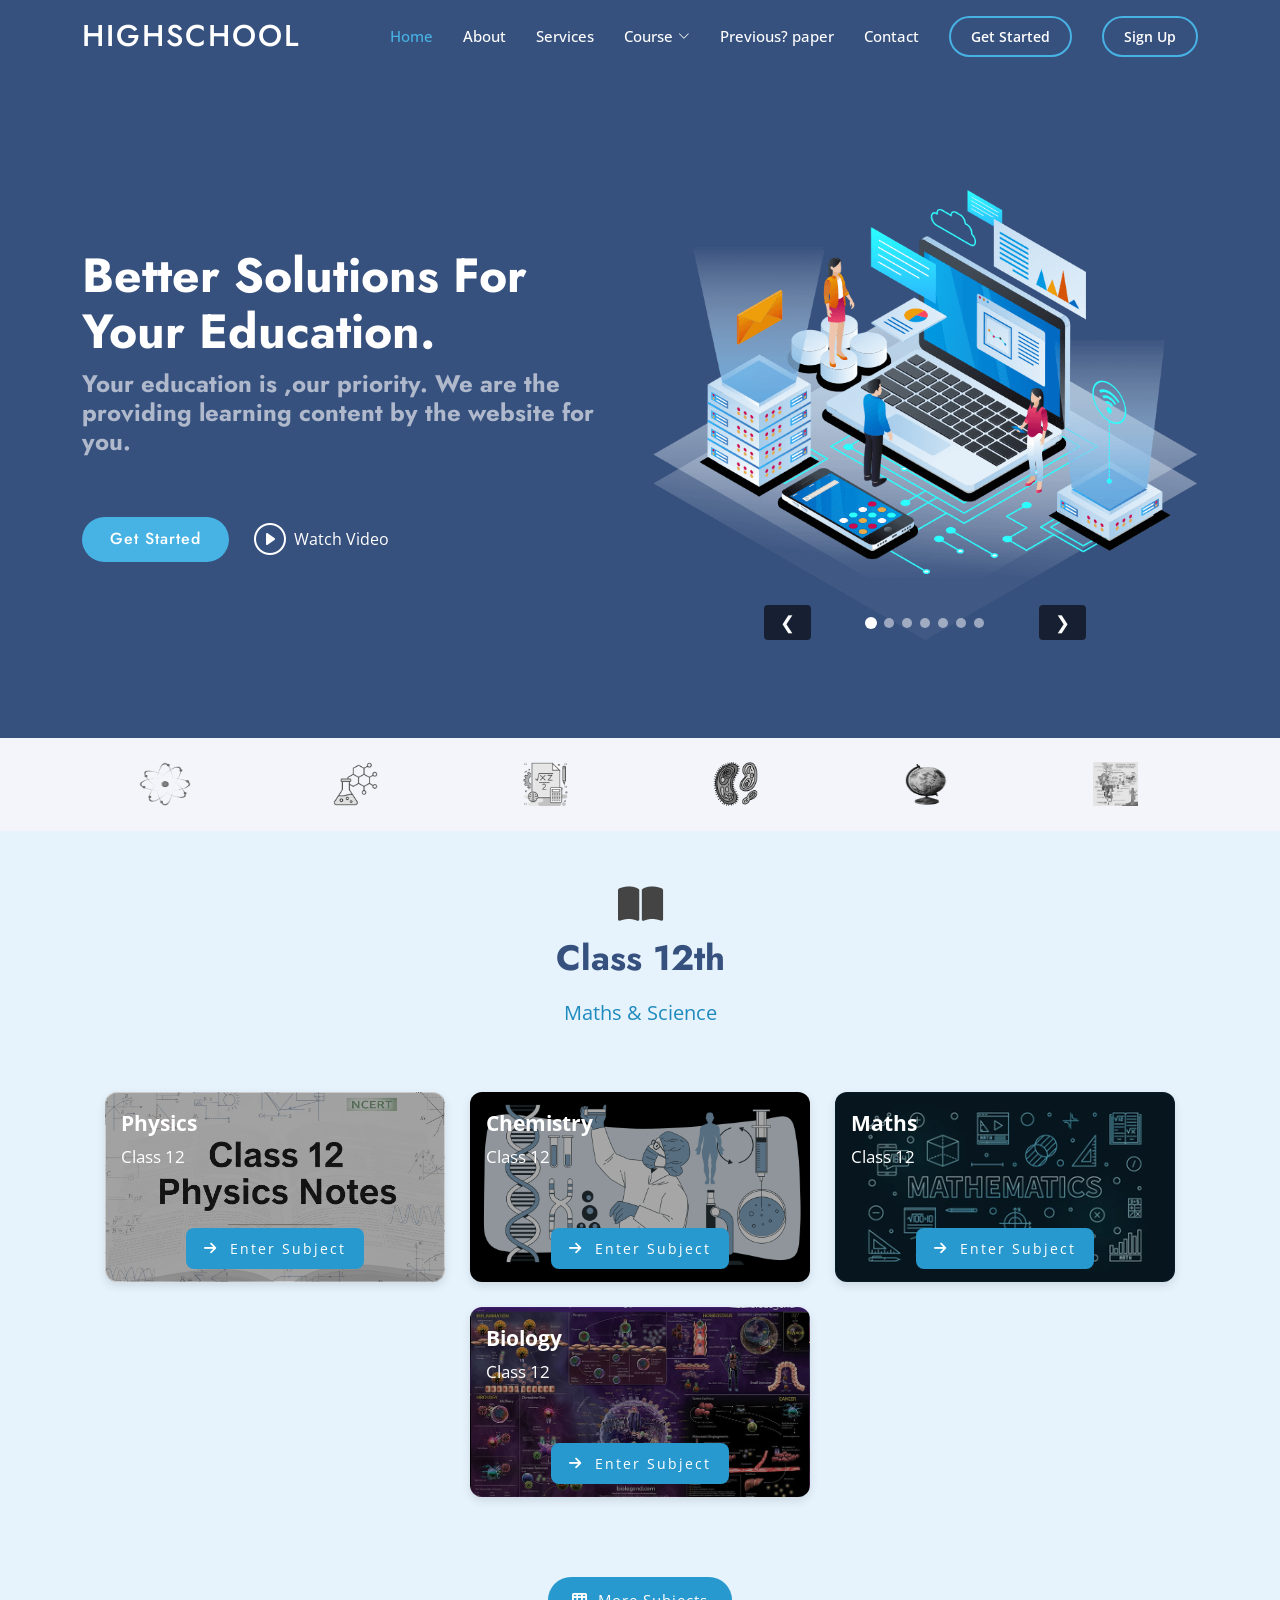
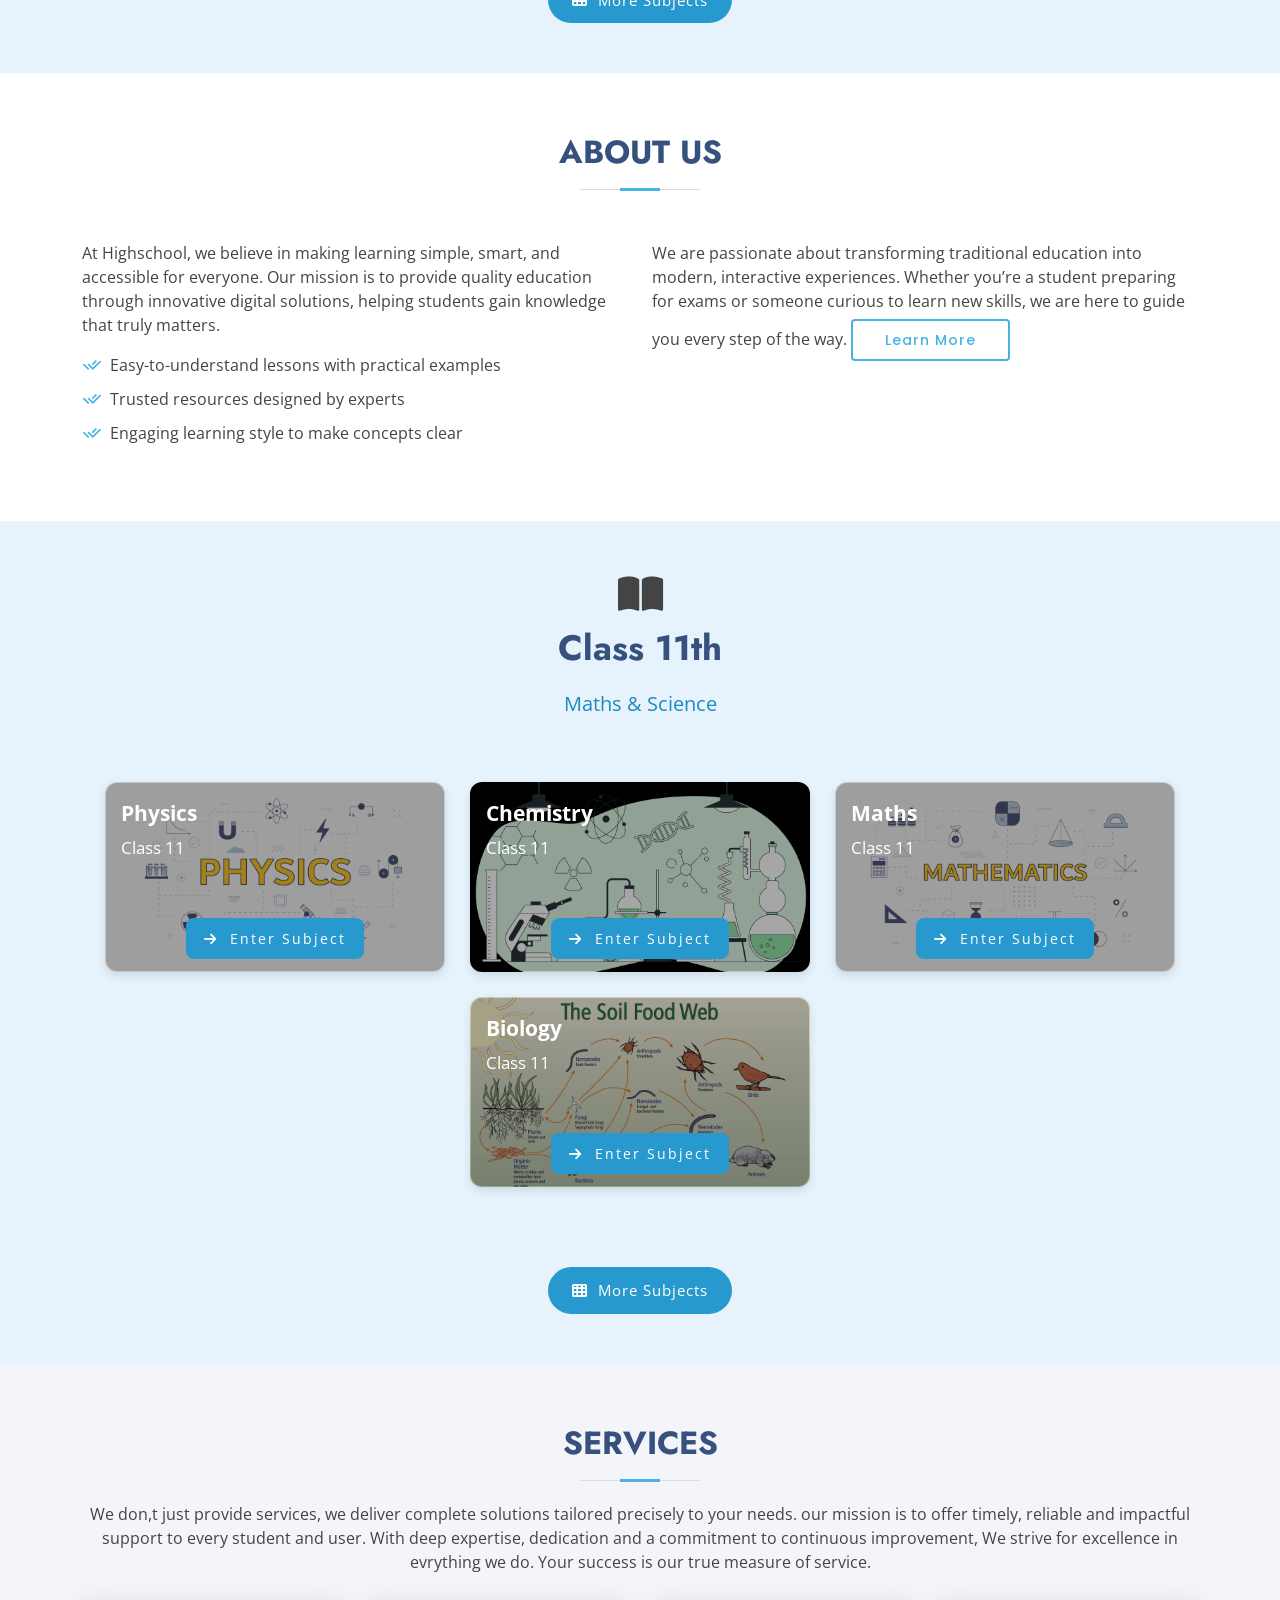
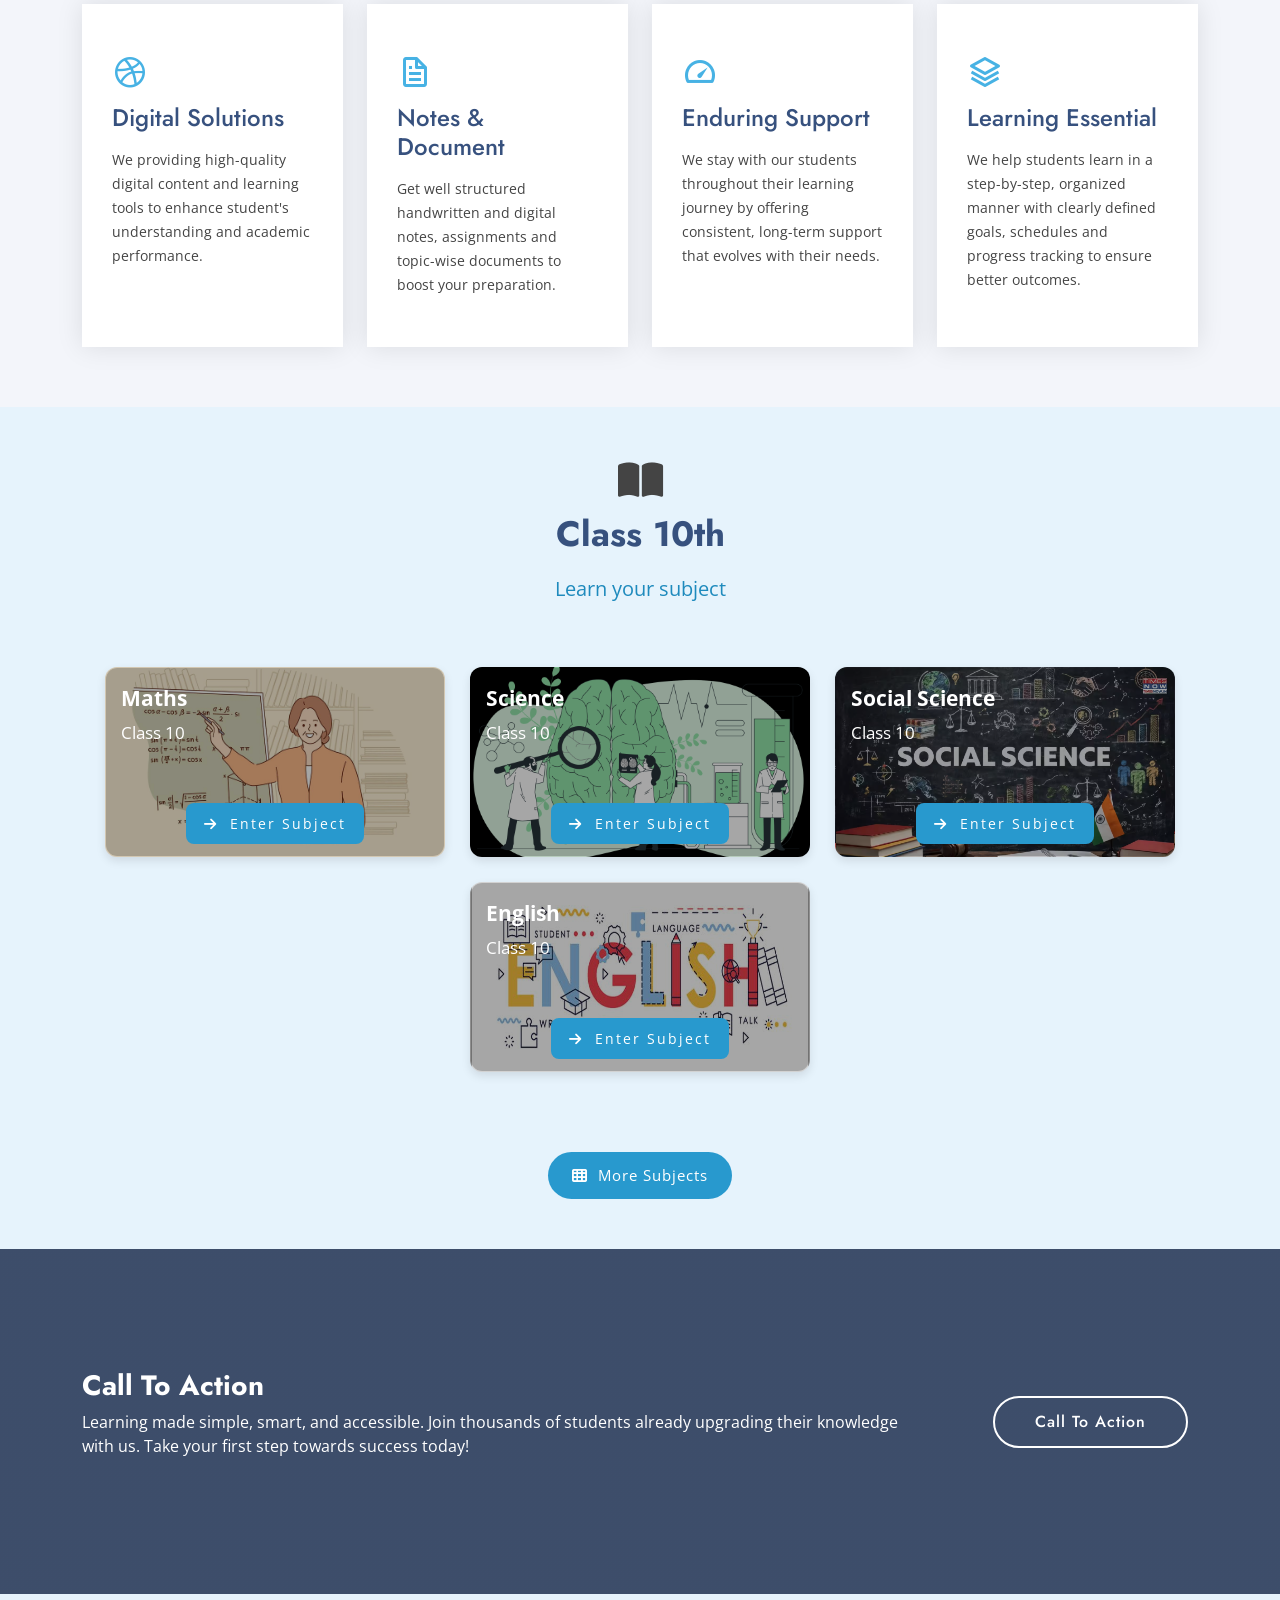
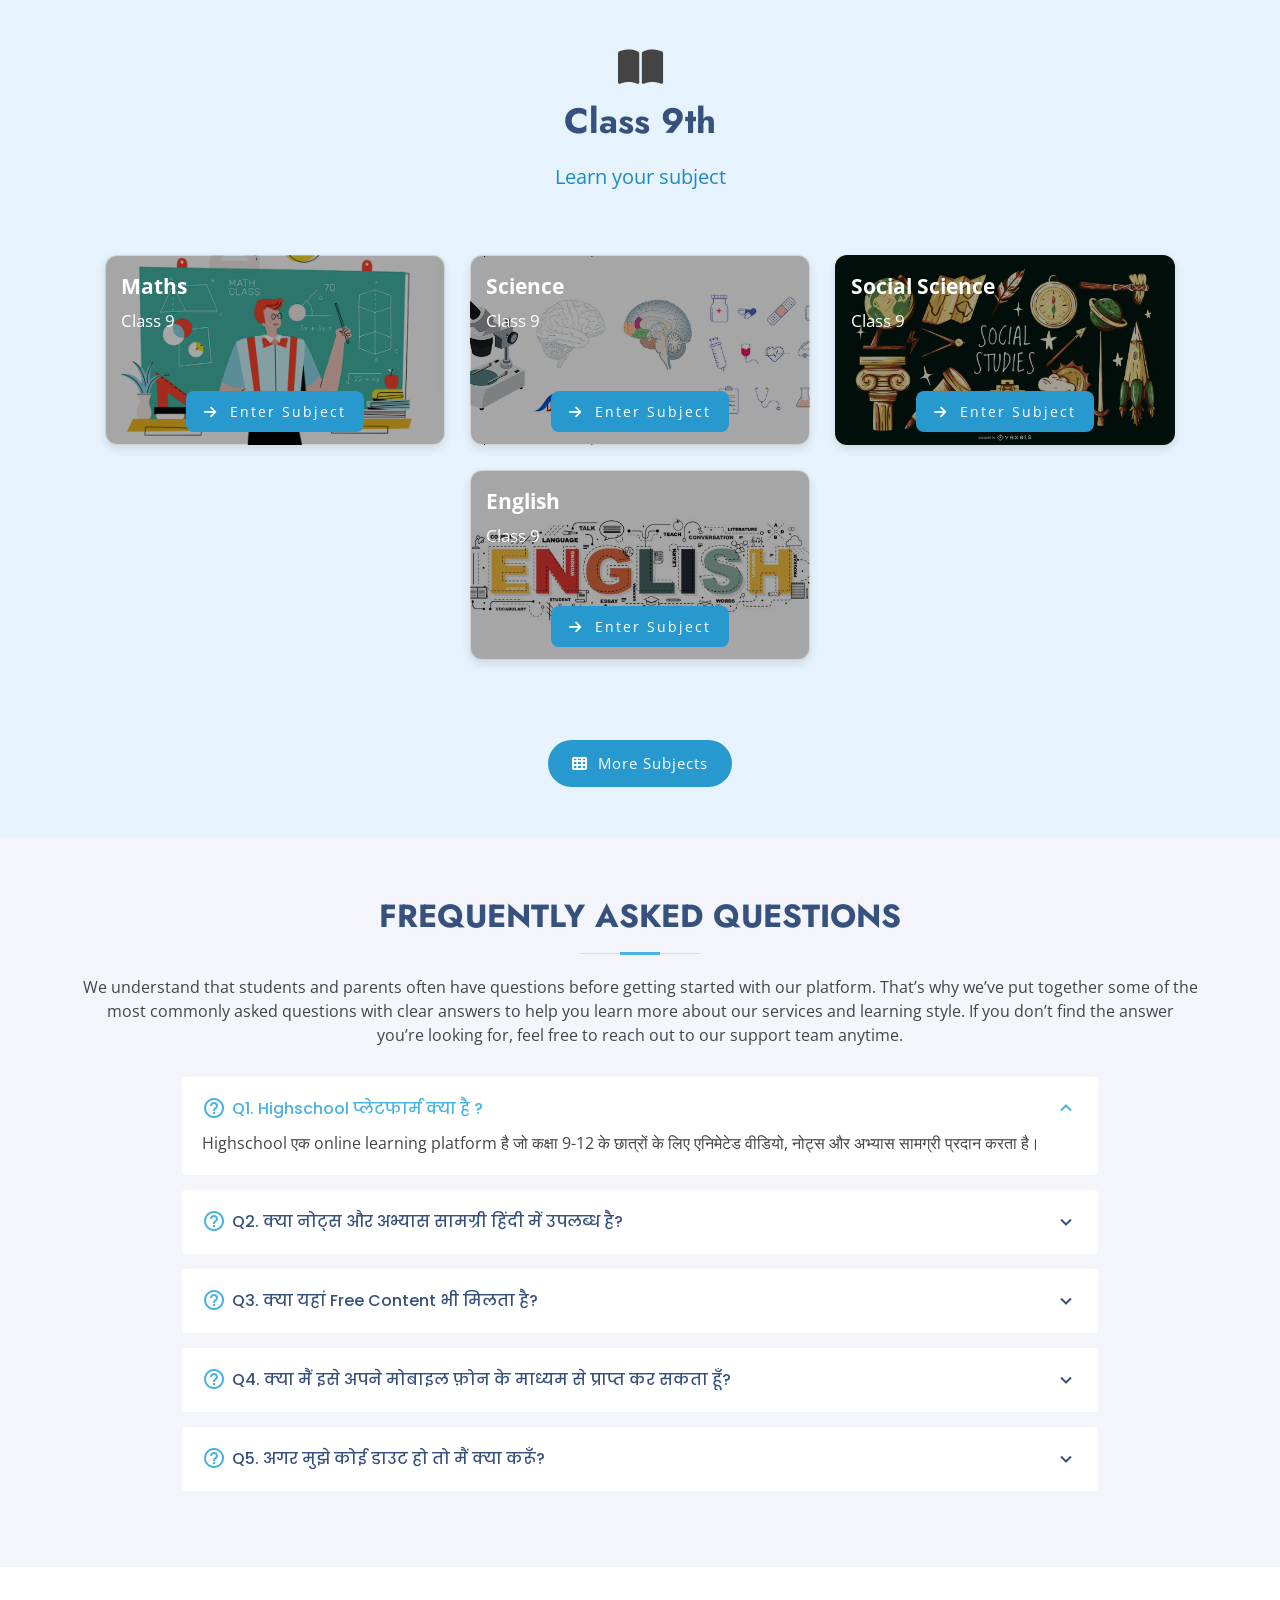
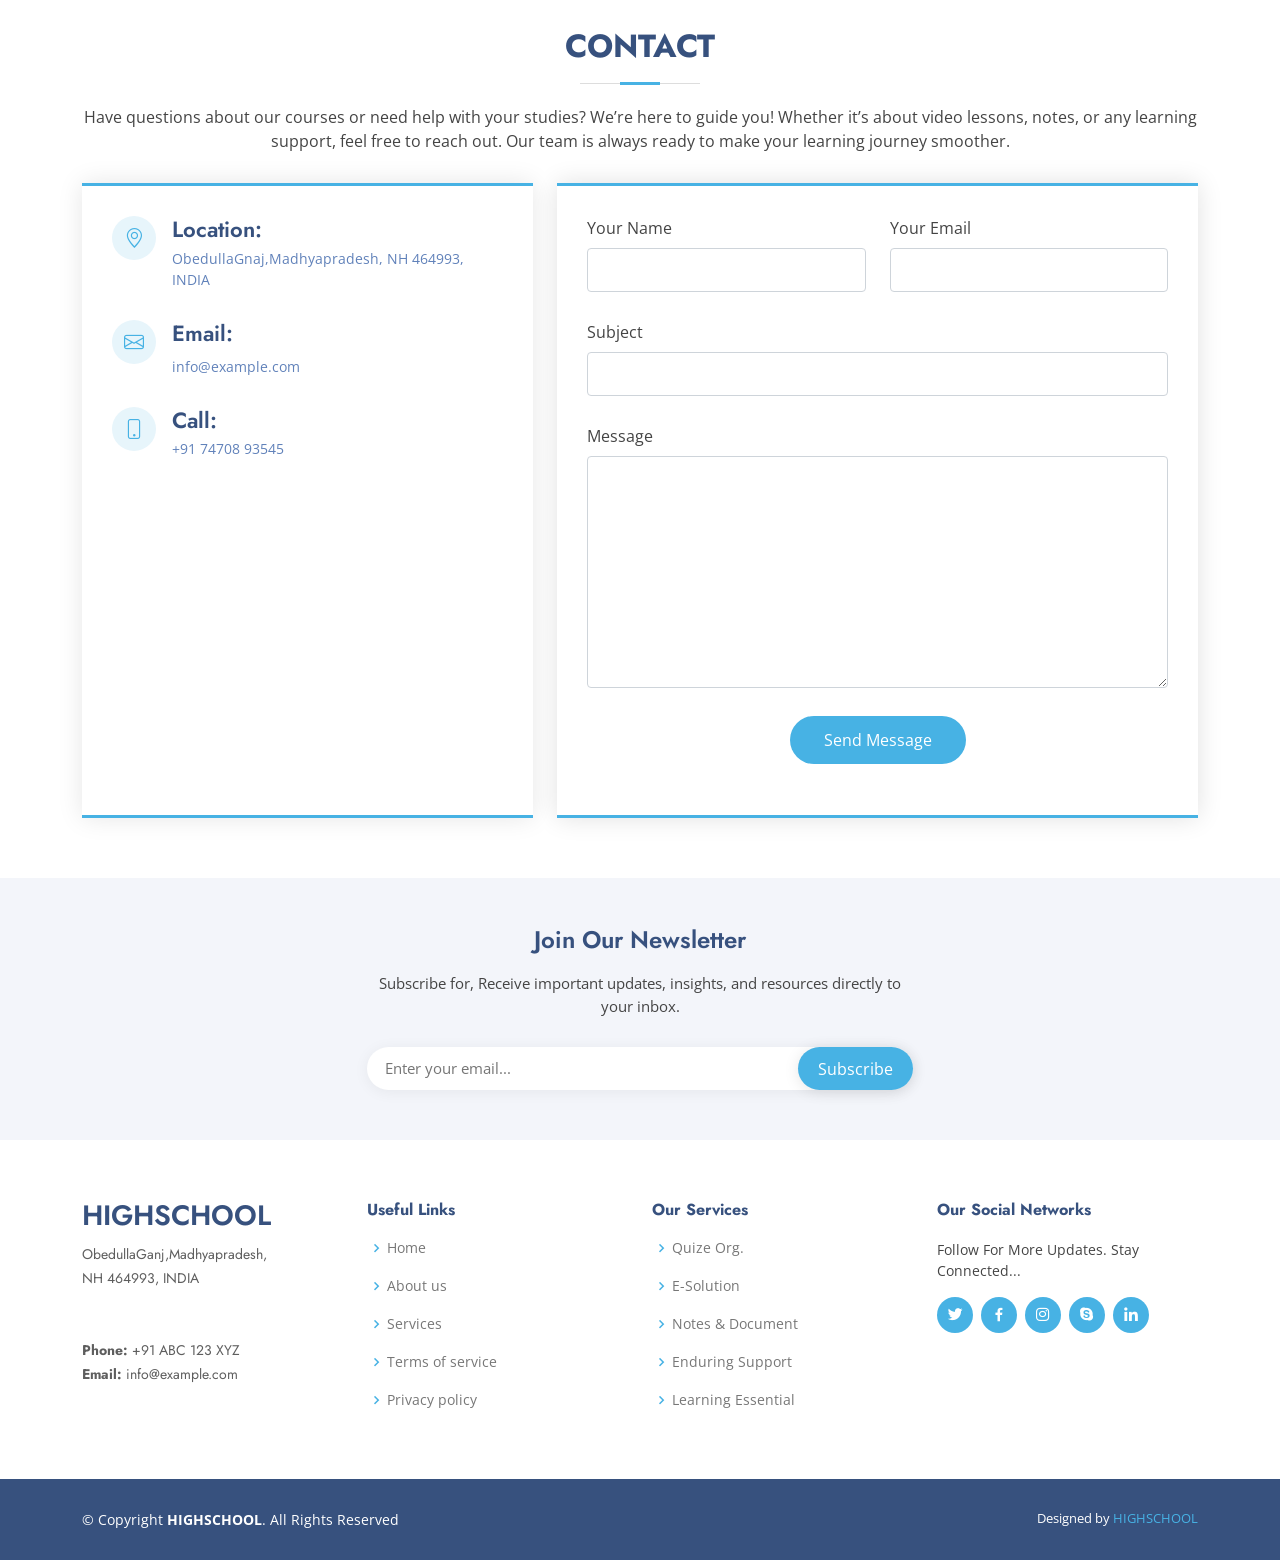
<file: index.html>
<!DOCTYPE html>
<html lang="en">

<head>
  <meta charset="utf-8">
  <meta content="width=device-width, initial-scale=1.0" name="viewport">

  <title>HighSchool.com</title>

  <meta content="" name="description">
  <meta content="" name="keywords">



  <!-- Favicons -->
  <link href="assets/img/favicon/favicon-32x32.png" rel="icon">
  <link href="assets/img/apple-touch-icon.png" rel="apple-touch-icon">

  <!-- Google Fonts -->
  <link href="https://fonts.googleapis.com/css?family=Open+Sans:300,300i,400,400i,600,600i,700,700i|Jost:300,300i,400,400i,500,500i,600,600i,700,700i|Poppins:300,300i,400,400i,500,500i,600,600i,700,700i" rel="stylesheet">

<link rel="stylesheet" href="https://cdnjs.cloudflare.com/ajax/libs/font-awesome/6.5.0/css/all.min.css">




  <!-- Vendor CSS Files -->
  <link href="assets/vendor/aos/aos.css" rel="stylesheet">
  <link href="assets/vendor/bootstrap/css/bootstrap.min.css" rel="stylesheet">
  <link href="assets/vendor/bootstrap-icons/bootstrap-icons.css" rel="stylesheet">
  <link href="assets/vendor/boxicons/css/boxicons.min.css" rel="stylesheet">
  <link href="assets/vendor/glightbox/css/glightbox.min.css" rel="stylesheet">
  <link href="assets/vendor/remixicon/remixicon.css" rel="stylesheet">
  <link href="assets/vendor/swiper/swiper-bundle.min.css" rel="stylesheet">

  <!-- Template Main CSS File -->
  <link href="assets/css/style.css" rel="stylesheet">

  <!-- =======================================================
  * Template Name: Arsha - v4.9.1
  * Template URL: https://bootstrapmade.com/arsha-free-bootstrap-html-template-corporate/
  * Author: BootstrapMade.com
  * License: https://bootstrapmade.com/license/
  ======================================================== -->

</head>

<body>
  

  <!-- ======= Header ======= -->
   
  <header id="header" class="fixed-top ">
    <div class="container d-flex align-items-center">

      <h1 class="logo me-auto"><a href="index.html">HIGHSCHOOL</a></h1>
      <!-- Uncomment below if you prefer to use an image logo -->
      <!-- <a href="index.html" class="logo me-auto"><img src="assets/img/logo.png" alt="" class="img-fluid"></a>-->
       
      <nav id="navbar" class="navbar">
        <ul>
          <li><a class="nav-link scrollto active" href="#hero">Home</a></li>
          <li><a class="nav-link scrollto" href="#about">About</a></li>
          <li><a class="nav-link scrollto" href="#services">Services</a></li>
         <!---- <li><a class="nav-link   scrollto" href="#portfolio">Portfolio</a></li> -->
          
          <li class="dropdown"><a href="#classa"><span> Course</span> <i class="bi bi-chevron-down"></i></a>
            <ul>

              <li class="dropdown"><a href="#"><span> Class  12th</span>  <i class="bi bi-chevron-right"></i></a>
                <ul>

                  <li class="dropdown"><a href="#"><span> Mathe & Science </span>  <i class="bi bi-chevron-right"></i></a>
                    <ul>
                      <li><a href="#"> Physics </a></li>
                      <li><a href="#"> Chemistry  </a></li>
                      <li><a href="content\maths\maths.html"> Mathematics </a></li>
                      <li><a href="#"> English </a></li>
                    </ul>
                    
                    <li class="dropdown"><a href="#"><span> Biology </span>  <i class="bi bi-chevron-right"></i></a>
                       <ul>
                    <li><a href="#"> Biology </a></li>
                    <li><a href="#"> Physics  </a></li>
                    <li><a href="#"> Chemistry </a></li>
                    <li><a href="#"> English </a></li>
                  </ul>

                      <li class="dropdown"><a href="#"><span>  Arts </span>  <i class="bi bi-chevron-right"></i></a>
                        <ul>
                          <li><a href="#">   Bhugol   </a></li>
                          <li><a href="#"> Rajnity  </a></li>
                          <li><a href="#"> Itihas </a></li>
                          <li><a href="#"> Samajik </a></li>
                        </ul>

                        <li class="dropdown"><a href="#"><span> Commers</span>  <i class="bi bi-chevron-right"></i></a>
                          <ul>
                            <li><a href="#"> Mathe & Science </a></li>
                            <li><a href="#"> Biology  </a></li>
                            <li><a href="#"> Arts </a></li>
                            <li><a href="#"> Commers </a></li>
                          </ul>
                  
                </ul>

                <li class="dropdown"><a href="#"><span> Class  11th</span> <i class="bi bi-chevron-right"></i></a>
                  <ul>
                    <li><a href="#"> Mathe & Science </a></li>
                    <li><a href="#"> Biology  </a></li>
                    <li><a href="#"> Arts </a></li>
                    <li><a href="#"> Commers </a></li>
                  </ul>

                  <li class="dropdown"><a href="#"><span> Class  10th</span> <i class="bi bi-chevron-right"></i></a>
                    <ul>
                      <li><a href="#">Deep Drop Down 1</a></li>
                      <li><a href="#">Deep Drop Down 2</a></li>
                      <li><a href="#">Deep Drop Down 3</a></li>
                      <li><a href="#">Deep Drop Down 4</a></li>
                      <li><a href="#">Deep Drop Down 5</a></li>
                    </ul>

                    <li class="dropdown"><a href="#"><span> Class  9th</span> <i class="bi bi-chevron-right"></i></a>
                      <ul>
                        <li><a href="#">Deep Drop Down 1</a></li>
                        <li><a href="#">Deep Drop Down 2</a></li>
                        <li><a href="#">Deep Drop Down 3</a></li>
                        <li><a href="#">Deep Drop Down 4</a></li>
                        <li><a href="#">Deep Drop Down 5</a></li>
                      </ul>


            </ul>
          </li>

          <li><a class="nav-link scrollto" href="#team">Previous? paper</a></li>
          <li><a class="nav-link scrollto" href="#contact">Contact</a></li>
          <li><a class="getstarted scrollto" href="#about">Get Started</a></li>
          <li><a class="getstarted scrollto" href="Signup/login.html">Sign Up</a></li>

        </ul>
        <i class="bi bi-list mobile-nav-toggle"></i>
      </nav><!-- .navbar -->

    </div>
  </header><!-- End Header -->

  <!-- ======= Hero Section ======= -->
  <section id="hero" class="d-flex align-items-center">

    <div class="container">
      <div class="row">
        <div class="col-lg-6 d-flex flex-column justify-content-center pt-4 pt-lg-0 order-2 order-lg-1" data-aos="fade-up" data-aos-delay="200">
          <h1>Better Solutions For Your Education.</h1>
          <h2> Your education is ,our priority. We are  the providing learning content by the website for you.</h2>
          <div class="d-flex justify-content-center justify-content-lg-start">
            <a href="#about" class="btn-get-started scrollto">Get Started</a>
            <a href="https://youtu.be/tGeP7NFhmQk?si=_GYELb5z94x_M5i0" class="glightbox btn-watch-video"><i class="bi bi-play-circle"></i><span>Watch Video</span></a>
          </div>
        </div>



<div class="col-lg-6 order-1 order-lg-2 hero-img" data-aos="zoom-in" data-aos-delay="200">

  <div class="hero-slider">

    <div class="slides"></div>

    <!-- Ad Button (Only for Ad Slide) -->
    <a href="#" class="ad-btn">Shop Now</a>



   <!-- Bottom Controls -->
  <div class="controls">
    <button class="arrow prev">&#10094;</button>
    <div class="dots"></div>
    <button class="arrow next">&#10095;</button>
  </div>

  </div>

</div>

       

      </div>
    </div>

  </section> <!-- End Hero -->

  


















  <main id="main">

    <!-- ======= Clients Section ======= -->
    <section id="clients" class="clients section-bg">
      <div class="container">

        <div class="row" data-aos="zoom-in">

          <div class="col-lg-2 col-md-4 col-6 d-flex align-items-center justify-content-center" >
            <img src="assets/img/clients/client-1.png" class="img-fluid" alt="" width ="62" height="62px">
          </div>

          <div class="col-lg-2 col-md-4 col-6 d-flex align-items-center justify-content-center">
            <img src="assets/img/clients/client-2.png" class="img-fluid" alt="" width ="45" height="45px">
          </div>

          <div class="col-lg-2 col-md-4 col-6 d-flex align-items-center justify-content-center">
            <img src="assets/img/clients/client-3.png" class="img-fluid" alt="" width ="45" height="45px">
          </div>

          <div class="col-lg-2 col-md-4 col-6 d-flex align-items-center justify-content-center">
            <img src="assets/img/clients/client-4.png" class="img-fluid" alt="" width ="45" height="45px">
          </div>

          <div class="col-lg-2 col-md-4 col-6 d-flex align-items-center justify-content-center">
            <img src="assets/img/clients/client-5.png" class="img-fluid" alt="" width ="45" height="45px">
          </div>

          <div class="col-lg-2 col-md-4 col-6 d-flex align-items-center justify-content-center">
            <img src="assets/img/clients/client-6.png" class="img-fluid" alt="" width ="45" height="45px">
          </div>


        </div>

      </div>
    </section><!-- End Cliens Section -->














<!--======= class 12th =======-->


     <section id="classa" class="classa">

     <h1>  <i class="fas fa-book-open"></i> </h1>
    <h2> Class 12th</h2>
    <p class="subtitle"> Maths & Science </p>

    <br>

    <div class="card-container" id="cardContainer">
      <!-- Card 1 -->
      <div class="card" style="background-image: url('assets/img/subjects/physics-12.jpg');">
        <div class="card-content">
          <div class="subject">Physics</div>
          <div class="class">Class 12</div>
        </div>
        <button onclick="window.location.href='content/maths/mathshtml'">
          <i class="fas fa-arrow-right"></i> Enter Subject</button>
      </div>

      <!-- Card 2 -->
      <div class="card" style="background-image: url('assets/img/subjects/chemistry12.png');">
        <div class="card-content">
          <div class="subject">Chemistry</div>
          <div class="class">Class 12</div>
        </div>
        <button onclick="window.location.href='content/maths/mathstml'">
          <i class="fas fa-arrow-right"></i> Enter Subject</button>
      </div>

      <!-- Card 3 -->
      <div class="card" style="background-image: url('assets/img/subjects/math-12.jpg');">
        <div class="card-content">
          <div class="subject">Maths</div>
          <div class="class">Class 12</div>
        </div>
        <button onclick="window.location.href='content/maths/maths.html'">
          <i class="fas fa-arrow-right"></i> Enter Subject</button>
      </div>

      <!-- Card 4 -->
      <div class="card" style="background-image: url('assets/img/subjects/bio-12.jpg');">
        <div class="card-content">
          <div class="subject">Biology</div>
          <div class="class">Class 12</div>
        </div>
        <button onclick="window.location.href='content/maths/mathtml'">
          <i class="fas fa-arrow-right"></i> Enter Subject</button>
      </div>

      <!-- Extra Cards (hidden initially) -->
      <div class="card hidden" style="background-image: url('assets/img/subjects/eng-12.jpg');">
        <div class="card-content">
          <div class="subject">English</div>
          <div class="class">Class 12</div>
        </div>
        <button onclick="window.location.href='content/maths/mathstml'">
          <i class="fas fa-arrow-right"></i> Enter Subject</button>
      </div>

      <div class="card hidden" style="background-image: url('assets/img/subjects/Hockey-bro.png');">
        <div class="card-content">
          <div class="subject">P. Ed. & Sports</div>
          <div class="class">Class 12</div>
        </div>
        <button onclick="window.location.href='content/maths/mathstml'">
          <i class="fas fa-arrow-right"></i> Enter Subject</button>
      </div>
    </div>

    <button class="more-btn" id="toggleBtn">
      <i class="fas fa-th"></i> More Subjects
    </button>
  </section>


















    <!-- ======= About Us Section ======= -->
    <section id="about" class="about">
      <div class="container" data-aos="fade-up">

        <div class="section-title">
          <h2>About Us</h2>
        </div>

        <div class="row content">
          <div class="col-lg-6">
            <p>
              At Highschool, we believe in making learning simple, smart, and accessible for everyone. 
              Our mission is to provide quality education through innovative digital solutions, helping students gain knowledge that truly matters.
            </p>
            <ul>
              <li><i class="ri-check-double-line"></i> Easy-to-understand lessons with practical examples</li>
              <li><i class="ri-check-double-line"></i> Trusted resources designed by experts</li>
              <li><i class="ri-check-double-line"></i> Engaging learning style to make concepts clear</li>
            </ul>
          </div>
          <div class="col-lg-6 pt-4 pt-lg-0">
            <p>
              We are passionate about transforming traditional education into modern, interactive experiences. 
              Whether you’re a student preparing for exams or someone curious to learn new skills, we are here to guide you every step of the way.
            <a href="#" class="btn-learn-more">Learn More</a>
          </div>
        </div>

      </div>
    </section><!-- End About Us Section -->








<!---=======  class 11th =========--->

    
     <section id="classa" class="classa">

     <h1>  <i class="fas fa-book-open"></i> </h1>
    <h2> Class 11th</h2>
    <p class="subtitle"> Maths & Science </p>

    <br>

    <div class="card-container" id="cardContainer">
      <!-- Card 1 -->
      <div class="card" style="background-image: url('assets/img/subjects/physics-11.jpg');">
        <div class="card-content">
          <div class="subject">Physics</div>
          <div class="class">Class 11</div>
        </div>
        <button onclick="window.location.href='content/maths/mathsml'">
          <i class="fas fa-arrow-right"></i> Enter Subject</button>
      </div>

      <!-- Card 2 -->
      <div class="card" style="background-image: url('assets/img/subjects/chemistry11.png');">
        <div class="card-content">
          <div class="subject">Chemistry</div>
          <div class="class">Class 11</div>
        </div>
        <button onclick="window.location.href='content/maths/mathhtml'">
          <i class="fas fa-arrow-right"></i> Enter Subject</button>
      </div>

      <!-- Card 3 -->
      <div class="card" style="background-image: url('assets/img/subjects/math-11.jpg');">
        <div class="card-content">
          <div class="subject">Maths</div>
          <div class="class">Class 11</div>
        </div>
        <button onclick="window.location.href='content/maths/mathstml'">
          <i class="fas fa-arrow-right"></i> Enter Subject</button>
      </div>

      <!-- Card 4 -->
      <div class="card" style="background-image: url('assets/img/subjects/bio-11.jpg');">
        <div class="card-content">
          <div class="subject">Biology</div>
          <div class="class">Class 11</div>
        </div>
        <button onclick="window.location.href='content/maths/mathhtml'">
          <i class="fas fa-arrow-right"></i> Enter Subject</button>
      </div>

      <!-- Extra Cards (hidden initially) -->
      <div class="card hidden" style="background-image: url('assets/img/subjects/eng-11.jpg');">
        <div class="card-content">
          <div class="subject">English</div>
          <div class="class">Class 11</div>
        </div>
        <button onclick="window.location.href='content/maths/mathstml'">
          <i class="fas fa-arrow-right"></i> Enter Subject</button>
      </div>

      <!-----
      <div class="card hidden" style="background-image: url('https://i.ytimg.com/vi/aqz-KE-bpKQ/maxresdefault.jpg');">
        <div class="card-content">
          <div class="subject">Computer Science</div>
          <div class="class">Class 11</div>
        </div>
        <button><i class="fas fa-arrow-right"></i> Enter Subject</button>
      </div>
      ---> 

    </div>

    <button class="more-btn" id="toggleBt">
      <i class="fas fa-th"></i> More Subjects
    </button>
  </section>














    <!-- ======= Why Us Section ======= 
    <section id="why-us" class="why-us section-bg">
      <div class="container-fluid" data-aos="fade-up">

        <div class="row">

          <div class="col-lg-7 d-flex flex-column justify-content-center align-items-stretch  order-2 order-lg-1">

            <div class="content">
              <h3>Eum ipsam laborum deleniti <strong>velit pariatur architecto aut nihil</strong></h3>
              <p>
                Lorem ipsum dolor sit amet, consectetur adipiscing elit, sed do eiusmod tempor incididunt ut labore et dolore magna aliqua. Duis aute irure dolor in reprehenderit
              </p>
            </div>

            <div class="accordion-list">
              <ul>
                <li>
                  <a data-bs-toggle="collapse" class="collapse" data-bs-target="#accordion-list-1"><span>01</span> Non consectetur a erat nam at lectus urna duis? <i class="bx bx-chevron-down icon-show"></i><i class="bx bx-chevron-up icon-close"></i></a>
                  <div id="accordion-list-1" class="collapse show" data-bs-parent=".accordion-list">
                    <p>
                      Feugiat pretium nibh ipsum consequat. Tempus iaculis urna id volutpat lacus laoreet non curabitur gravida. Venenatis lectus magna fringilla urna porttitor rhoncus dolor purus non.
                    </p>
                  </div>
                </li>

                <li>
                  <a data-bs-toggle="collapse" data-bs-target="#accordion-list-2" class="collapsed"><span>02</span> Feugiat scelerisque varius morbi enim nunc? <i class="bx bx-chevron-down icon-show"></i><i class="bx bx-chevron-up icon-close"></i></a>
                  <div id="accordion-list-2" class="collapse" data-bs-parent=".accordion-list">
                    <p>
                      Dolor sit amet consectetur adipiscing elit pellentesque habitant morbi. Id interdum velit laoreet id donec ultrices. Fringilla phasellus faucibus scelerisque eleifend donec pretium. Est pellentesque elit ullamcorper dignissim. Mauris ultrices eros in cursus turpis massa tincidunt dui.
                    </p>
                  </div>
                </li>

                <li>
                  <a data-bs-toggle="collapse" data-bs-target="#accordion-list-3" class="collapsed"><span>03</span> Dolor sit amet consectetur adipiscing elit? <i class="bx bx-chevron-down icon-show"></i><i class="bx bx-chevron-up icon-close"></i></a>
                  <div id="accordion-list-3" class="collapse" data-bs-parent=".accordion-list">
                    <p>
                      Eleifend mi in nulla posuere sollicitudin aliquam ultrices sagittis orci. Faucibus pulvinar elementum integer enim. Sem nulla pharetra diam sit amet nisl suscipit. Rutrum tellus pellentesque eu tincidunt. Lectus urna duis convallis convallis tellus. Urna molestie at elementum eu facilisis sed odio morbi quis
                    </p>
                  </div>
                </li>

              </ul>
            </div>

          </div>

          <div class="col-lg-5 align-items-stretch order-1 order-lg-2 img" style='background-image: url("assets/img/why-us.png");' data-aos="zoom-in" data-aos-delay="150">&nbsp;</div>
        </div>

      </div>
    </section>  -- End Why Us Section -->

    <!-- ======= Skills Section ======= 
    <section id="skills" class="skills">
      <div class="container" data-aos="fade-up">

        <div class="row">
          <div class="col-lg-6 d-flex align-items-center" data-aos="fade-right" data-aos-delay="100">
            <img src="assets/img/skills.png" class="img-fluid" alt="">
          </div>
          <div class="col-lg-6 pt-4 pt-lg-0 content" data-aos="fade-left" data-aos-delay="100">
            <h3>Voluptatem dignissimos provident quasi corporis voluptates</h3>
            <p class="fst-italic">
              Lorem ipsum dolor sit amet, consectetur adipiscing elit, sed do eiusmod tempor incididunt ut labore et dolore
              magna aliqua.
            </p>

            <div class="skills-content">

              <div class="progress">
                <span class="skill">HTML <i class="val">100%</i></span>
                <div class="progress-bar-wrap">
                  <div class="progress-bar" role="progressbar" aria-valuenow="100" aria-valuemin="0" aria-valuemax="100"></div>
                </div>
              </div>

              <div class="progress">
                <span class="skill">CSS <i class="val">90%</i></span>
                <div class="progress-bar-wrap">
                  <div class="progress-bar" role="progressbar" aria-valuenow="90" aria-valuemin="0" aria-valuemax="100"></div>
                </div>
              </div>

              <div class="progress">
                <span class="skill">JavaScript <i class="val">75%</i></span>
                <div class="progress-bar-wrap">
                  <div class="progress-bar" role="progressbar" aria-valuenow="75" aria-valuemin="0" aria-valuemax="100"></div>
                </div>
              </div>

              <div class="progress">
                <span class="skill">Photoshop <i class="val">55%</i></span>
                <div class="progress-bar-wrap">
                  <div class="progress-bar" role="progressbar" aria-valuenow="55" aria-valuemin="0" aria-valuemax="100"></div>
                </div>
              </div>

            </div>

          </div>
        </div>

      </div>
    </section>   End Skills Section -->

    <!-- ======= Services Section ======= -->
    <section id="services" class="services section-bg">
      <div class="container" data-aos="fade-up">

        <div class="section-title">
          <h2>Services</h2>
          <p> We don,t just provide services, we deliver complete solutions tailored precisely to your needs. our mission is to offer timely,
              reliable and impactful support to every student and user. With deep expertise, dedication and a commitment to continuous improvement,
               We strive for excellence in evrything we do. Your success is our true measure of service.
           </p>

        </div>

        <div class="row">
          <div class="col-xl-3 col-md-6 d-flex align-items-stretch" data-aos="zoom-in" data-aos-delay="100">
            <div class="icon-box">
              <div class="icon"><i class="bx bxl-dribbble"></i></div>
              <h4><a href="#digital solution">Digital Solutions</a></h4>
              <p> We providing high-quality digital content and learning tools to enhance student's understanding and academic performance. </p>
            </div>
          </div>

          <div class="col-xl-3 col-md-6 d-flex align-items-stretch mt-4 mt-md-0" data-aos="zoom-in" data-aos-delay="200">
            <div class="icon-box">
              <div class="icon"><i class="bx bx-file"></i></div>
              <h4><a href="#notes"> Notes & Document </a></h4>
              <p> Get well structured handwritten and digital notes, assignments and topic-wise documents to boost your preparation. </p>
            </div>
          </div>

          <div class="col-xl-3 col-md-6 d-flex align-items-stretch mt-4 mt-xl-0" data-aos="zoom-in" data-aos-delay="300">
            <div class="icon-box">
              <div class="icon"><i class="bx bx-tachometer"></i></div>
              <h4><a href="#support"> Enduring Support </a></h4>
              <p> We stay with our students throughout their learning journey by offering consistent, long-term support that evolves with their needs. </p>
            </div>
          </div>

          <div class="col-xl-3 col-md-6 d-flex align-items-stretch mt-4 mt-xl-0" data-aos="zoom-in" data-aos-delay="400">
            <div class="icon-box">
              <div class="icon"><i class="bx bx-layer"></i></div>
              <h4><a href="#learning essential"> Learning Essential </a></h4>
              <p> We help students learn in a step-by-step, organized manner with clearly defined goals, schedules and progress tracking to ensure better outcomes. </p>
            </div>
          </div>

        </div>

      </div>
    </section><!-- End Services Section -->












    <!---=======  class 10th =========--->

    
     <section id="classa" class="classa">

     <h1>  <i class="fas fa-book-open"></i> </h1>
    <h2> Class 10th</h2>
    <p class="subtitle"> Learn your subject </p>

    <br>

    <div class="card-container" id="cardContainer">
      <!-- Card 1 -->
      <div class="card" style="background-image: url('assets/img/subjects/math-10.png');">
        <div class="card-content">
          <div class="subject">Maths</div>
          <div class="class">Class 10</div>
        </div>
        <button onclick="window.location.href='content/maths/matml'">
          <i class="fas fa-arrow-right"></i> Enter Subject</button>
      </div>

      <!-- Card 2 -->
      <div class="card" style="background-image: url('assets/img/subjects/science-10.png');">
        <div class="card-content">
          <div class="subject"> Science</div>
          <div class="class">Class 10</div>
        </div>
        <button onclick="window.location.href='content/maths/mattml'">
          <i class="fas fa-arrow-right"></i> Enter Subject</button>
      </div>

      <!-- Card 3 -->
      <div class="card" style="background-image: url('assets/img/subjects/so-science-10.avif');">
        <div class="card-content">
          <div class="subject">Social Science</div>
          <div class="class">Class 10</div>
        </div>
        <button onclick="window.location.href='content/maths/mal'">
          <i class="fas fa-arrow-right"></i> Enter Subject</button>
      </div>

      <!-- Card 4 -->
      <div class="card" style="background-image: url('assets/img/subjects/eng-10.jpg');">
        <div class="card-content">
          <div class="subject">English</div>
          <div class="class">Class 10</div>
        </div>
        <button onclick="window.location.href='content/maths/mathhtml'">
          <i class="fas fa-arrow-right"></i> Enter Subject</button>
      </div>

      <!-- Extra Cards (hidden initially) --
      <div class="card hidden" style="background-image: url('https://i.ytimg.com/vi/ScMzIvxBSi4/maxresdefault.jpg');">
        <div class="card-content">
          <div class="subject">English</div>
          <div class="class">Class 11</div>
        </div>
        <button><i class="fas fa-arrow-right"></i> Enter Subject</button>
      </div>

      <div class="card hidden" style="background-image: url('https://i.ytimg.com/vi/aqz-KE-bpKQ/maxresdefault.jpg');">
        <div class="card-content">
          <div class="subject">Computer Science</div>
          <div class="class">Class 11</div>
        </div>
        <button><i class="fas fa-arrow-right"></i> Enter Subject</button>
      </div> --->
    </div>

    <button class="more-btn" id="toggleBt">
      <i class="fas fa-th"></i> More Subjects
    </button>
  </section>













    <!-- ======= Cta Section ======= -->
    <section id="cta" class="cta">
      <div class="container" data-aos="zoom-in">

        <div class="row">
          <div class="col-lg-9 text-center text-lg-start">
            <h3>Call To Action</h3>
            <p> Learning made simple, smart, and accessible.
                 Join thousands of students already upgrading their knowledge with us. Take your first step towards success today!</div> 

          <div class="col-lg-3 cta-btn-container text-center">
            <a class="cta-btn align-middle" href="#">Call To Action</a>
          </div>
        </div>

      </div>
    </section><!-- End Cta Section -->












    
    <!---=======  class 9th =========--->

    
     <section id="classa" class="classa">

     <h1>  <i class="fas fa-book-open"></i> </h1>
    <h2> Class 9th</h2>
    <p class="subtitle"> Learn your subject </p>

    <br>

    <div class="card-container" id="cardContainer">
      <!-- Card 1 -->
      <div class="card" style="background-image: url('assets/img/subjects/math-9.png');">
        <div class="card-content">
          <div class="subject">Maths</div>
          <div class="class">Class 9</div>
        </div>
        <button onclick="window.location.href='content/maths/mathhtml'">
          <i class="fas fa-arrow-right"></i> Enter Subject</button>
      </div>

      <!-- Card 2 -->
      <div class="card" style="background-image: url('assets/img/subjects/science-9.png');">
        <div class="card-content">
          <div class="subject"> Science</div>
          <div class="class">Class 9</div>
        </div>
        <button onclick="window.location.href='content/maths/mathstml'">
          <i class="fas fa-arrow-right"></i> Enter Subject</button>
      </div>

      <!-- Card 3 -->
      <div class="card" style="background-image: url('assets/img/subjects/so-science-9.webp');">
        <div class="card-content">
          <div class="subject">Social Science</div>
          <div class="class">Class 9</div>
        </div>
        <button onclick="window.location.href='content/maths/mathstml'">
          <i class="fas fa-arrow-right"></i> Enter Subject</button>
      </div>

      <!-- Card 4 -->
      <div class="card" style="background-image: url('assets/img/subjects/eng-9.jpg');">
        <div class="card-content">
          <div class="subject">English</div>
          <div class="class">Class 9</div>
        </div>
        <button onclick="window.location.href='content/maths/mathstml'">
          <i class="fas fa-arrow-right"></i> Enter Subject</button>
      </div>

      <!-- Extra Cards (hidden initially) --
      <div class="card hidden" style="background-image: url('https://i.ytimg.com/vi/ScMzIvxBSi4/maxresdefault.jpg');">
        <div class="card-content">
          <div class="subject">English</div>
          <div class="class">Class 11</div>
        </div>
        <button><i class="fas fa-arrow-right"></i> Enter Subject</button>
      </div>

      <div class="card hidden" style="background-image: url('https://i.ytimg.com/vi/aqz-KE-bpKQ/maxresdefault.jpg');">
        <div class="card-content">
          <div class="subject">Computer Science</div>
          <div class="class">Class 11</div>
        </div>
        <button><i class="fas fa-arrow-right"></i> Enter Subject</button>
      </div>--->
    </div>

    <button class="more-btn" id="toggleBtn">
      <i class="fas fa-th"></i> More Subjects
    </button>
  </section>












    <!-- ======= Portfolio Section ======= --
    <section id="portfolio" class="portfolio">
      <div class="container" data-aos="fade-up">

        <div class="section-title">
          <h2>Portfolio</h2>
          <p>Magnam dolores commodi suscipit. Necessitatibus eius consequatur ex aliquid fuga eum quidem. Sit sint consectetur velit. Quisquam quos quisquam cupiditate. Et nemo qui impedit suscipit alias ea. Quia fugiat sit in iste officiis commodi quidem hic quas.</p>
        </div>

        <ul id="portfolio-flters" class="d-flex justify-content-center" data-aos="fade-up" data-aos-delay="100">
          <li data-filter="*" class="filter-active">All</li>
          <li data-filter=".filter-app">App</li>
          <li data-filter=".filter-card">Card</li>
          <li data-filter=".filter-web">Web</li>
        </ul>

        <div class="row portfolio-container" data-aos="fade-up" data-aos-delay="200">

          <div class="col-lg-4 col-md-6 portfolio-item filter-app">
            <div class="portfolio-img"><img src="assets/img/portfolio/portfolio-1.jpg" class="img-fluid" alt=""></div>
            <div class="portfolio-info">
              <h4>App 1</h4>
              <p>App</p>
              <a href="assets/img/portfolio/portfolio-1.jpg" data-gallery="portfolioGallery" class="portfolio-lightbox preview-link" title="App 1"><i class="bx bx-plus"></i></a>
              <a href="portfolio-details.html" class="details-link" title="More Details"><i class="bx bx-link"></i></a>
            </div>
          </div>

          <div class="col-lg-4 col-md-6 portfolio-item filter-web">
            <div class="portfolio-img"><img src="assets/img/portfolio/portfolio-2.jpg" class="img-fluid" alt=""></div>
            <div class="portfolio-info">
              <h4>Web 3</h4>
              <p>Web</p>
              <a href="assets/img/portfolio/portfolio-2.jpg" data-gallery="portfolioGallery" class="portfolio-lightbox preview-link" title="Web 3"><i class="bx bx-plus"></i></a>
              <a href="portfolio-details.html" class="details-link" title="More Details"><i class="bx bx-link"></i></a>
            </div>
          </div>

          <div class="col-lg-4 col-md-6 portfolio-item filter-app">
            <div class="portfolio-img"><img src="assets/img/portfolio/portfolio-3.jpg" class="img-fluid" alt=""></div>
            <div class="portfolio-info">
              <h4>App 2</h4>
              <p>App</p>
              <a href="assets/img/portfolio/portfolio-3.jpg" data-gallery="portfolioGallery" class="portfolio-lightbox preview-link" title="App 2"><i class="bx bx-plus"></i></a>
              <a href="portfolio-details.html" class="details-link" title="More Details"><i class="bx bx-link"></i></a>
            </div>
          </div>

          <div class="col-lg-4 col-md-6 portfolio-item filter-card">
            <div class="portfolio-img"><img src="assets/img/portfolio/portfolio-4.jpg" class="img-fluid" alt=""></div>
            <div class="portfolio-info">
              <h4>Card 2</h4>
              <p>Card</p>
              <a href="assets/img/portfolio/portfolio-4.jpg" data-gallery="portfolioGallery" class="portfolio-lightbox preview-link" title="Card 2"><i class="bx bx-plus"></i></a>
              <a href="portfolio-details.html" class="details-link" title="More Details"><i class="bx bx-link"></i></a>
            </div>
          </div>

          <div class="col-lg-4 col-md-6 portfolio-item filter-web">
            <div class="portfolio-img"><img src="assets/img/portfolio/portfolio-5.jpg" class="img-fluid" alt=""></div>
            <div class="portfolio-info">
              <h4>Web 2</h4>
              <p>Web</p>
              <a href="assets/img/portfolio/portfolio-5.jpg" data-gallery="portfolioGallery" class="portfolio-lightbox preview-link" title="Web 2"><i class="bx bx-plus"></i></a>
              <a href="portfolio-details.html" class="details-link" title="More Details"><i class="bx bx-link"></i></a>
            </div>
          </div>

          <div class="col-lg-4 col-md-6 portfolio-item filter-app">
            <div class="portfolio-img"><img src="assets/img/portfolio/portfolio-6.jpg" class="img-fluid" alt=""></div>
            <div class="portfolio-info">
              <h4>App 3</h4>
              <p>App</p>
              <a href="assets/img/portfolio/portfolio-6.jpg" data-gallery="portfolioGallery" class="portfolio-lightbox preview-link" title="App 3"><i class="bx bx-plus"></i></a>
              <a href="portfolio-details.html" class="details-link" title="More Details"><i class="bx bx-link"></i></a>
            </div>
          </div>

          <div class="col-lg-4 col-md-6 portfolio-item filter-card">
            <div class="portfolio-img"><img src="assets/img/portfolio/portfolio-7.jpg" class="img-fluid" alt=""></div>
            <div class="portfolio-info">
              <h4>Card 1</h4>
              <p>Card</p>
              <a href="assets/img/portfolio/portfolio-7.jpg" data-gallery="portfolioGallery" class="portfolio-lightbox preview-link" title="Card 1"><i class="bx bx-plus"></i></a>
              <a href="portfolio-details.html" class="details-link" title="More Details"><i class="bx bx-link"></i></a>
            </div>
          </div>

          <div class="col-lg-4 col-md-6 portfolio-item filter-card">
            <div class="portfolio-img"><img src="assets/img/portfolio/portfolio-8.jpg" class="img-fluid" alt=""></div>
            <div class="portfolio-info">
              <h4>Card 3</h4>
              <p>Card</p>
              <a href="assets/img/portfolio/portfolio-8.jpg" data-gallery="portfolioGallery" class="portfolio-lightbox preview-link" title="Card 3"><i class="bx bx-plus"></i></a>
              <a href="portfolio-details.html" class="details-link" title="More Details"><i class="bx bx-link"></i></a>
            </div>
          </div>

          <div class="col-lg-4 col-md-6 portfolio-item filter-web">
            <div class="portfolio-img"><img src="assets/img/portfolio/portfolio-9.jpg" class="img-fluid" alt=""></div>
            <div class="portfolio-info">
              <h4>Web 3</h4>
              <p>Web</p>
              <a href="assets/img/portfolio/portfolio-9.jpg" data-gallery="portfolioGallery" class="portfolio-lightbox preview-link" title="Web 3"><i class="bx bx-plus"></i></a>
              <a href="portfolio-details.html" class="details-link" title="More Details"><i class="bx bx-link"></i></a>
            </div>
          </div>

        </div>

      </div>
    </section> End Portfolio Section -->

    <!-- ======= Team Section ======= 
    <section id="team" class="team section-bg">
      <div class="container" data-aos="fade-up">

        <div class="section-title">
          <h2>Team</h2>
          <p>Magnam dolores commodi suscipit. Necessitatibus eius consequatur ex aliquid fuga eum quidem. Sit sint consectetur velit. Quisquam quos quisquam cupiditate. Et nemo qui impedit suscipit alias ea. Quia fugiat sit in iste officiis commodi quidem hic quas.</p>
        </div>

        <div class="row">

          <div class="col-lg-6">
            <div class="member d-flex align-items-start" data-aos="zoom-in" data-aos-delay="100">
              <div class="pic"><img src="assets/img/team/team-1.jpg" class="img-fluid" alt=""></div>
              <div class="member-info">
                <h4>Novor Sahu</h4>
                <span>Chief Executive Officer</span>
                <p>Explicabo voluptatem mollitia et repellat qui dolorum quasi</p>
                <div class="social">
                  <a href=""><i class="ri-twitter-fill"></i></a>
                  <a href=""><i class="ri-facebook-fill"></i></a>
                  <a href=""><i class="ri-instagram-fill"></i></a>
                  <a href=""> <i class="ri-linkedin-box-fill"></i> </a>
                </div>
              </div>
            </div>
          </div>

          <div class="col-lg-6 mt-4 mt-lg-0">
            <div class="member d-flex align-items-start" data-aos="zoom-in" data-aos-delay="200">
              <div class="pic"><img src="assets/img/team/team-2.jpg" class="img-fluid" alt=""></div>
              <div class="member-info">
                <h4>Sarah Jhonson</h4>
                <span>Product Manager</span>
                <p>Aut maiores voluptates amet et quis praesentium qui senda para</p>
                <div class="social">
                  <a href=""><i class="ri-twitter-fill"></i></a>
                  <a href=""><i class="ri-facebook-fill"></i></a>
                  <a href=""><i class="ri-instagram-fill"></i></a>
                  <a href=""> <i class="ri-linkedin-box-fill"></i> </a>
                </div>
              </div>
            </div>
          </div>

          <div class="col-lg-6 mt-4">
            <div class="member d-flex align-items-start" data-aos="zoom-in" data-aos-delay="300">
              <div class="pic"><img src="assets/img/team/team-3.jpg" class="img-fluid" alt=""></div>
              <div class="member-info">
                <h4>Manoj Sahu</h4>
                <span>CTO</span>
                <p>Quisquam facilis cum velit laborum corrupti fuga rerum quia</p>
                <div class="social">
                  <a href=""><i class="ri-twitter-fill"></i></a>
                  <a href=""><i class="ri-facebook-fill"></i></a>
                  <a href=""><i class="ri-instagram-fill"></i></a>
                  <a href=""> <i class="ri-linkedin-box-fill"></i> </a>
                </div>
              </div>
            </div>
          </div>

          <div class="col-lg-6 mt-4">
            <div class="member d-flex align-items-start" data-aos="zoom-in" data-aos-delay="400">
              <div class="pic"><img src="assets/img/team/team-4.jpg" class="img-fluid" alt=""></div>
              <div class="member-info">
                <h4>Amanda Jepson</h4>
                <span>Accountant</span>
                <p>Dolorum tempora officiis odit laborum officiis et et accusamus</p>
                <div class="social">
                  <a href=""><i class="ri-twitter-fill"></i></a>
                  <a href=""><i class="ri-facebook-fill"></i></a>
                  <a href=""><i class="ri-instagram-fill"></i></a>
                  <a href=""> <i class="ri-linkedin-box-fill"></i> </a>
                </div>
              </div>
            </div>
          </div>

        </div>

      </div>
    </section>    -- End Team Section -->

    <!-- ======= Pricing Section ======= --
    <section id="pricing" class="pricing">
      <div class="container" data-aos="fade-up">

        <div class="section-title">
          <h2>Pricing</h2>
          <p>Magnam dolores commodi suscipit. Necessitatibus eius consequatur ex aliquid fuga eum quidem. Sit sint consectetur velit. Quisquam quos quisquam cupiditate. Et nemo qui impedit suscipit alias ea. Quia fugiat sit in iste officiis commodi quidem hic quas.</p>
        </div>

        <div class="row">

          <div class="col-lg-4" data-aos="fade-up" data-aos-delay="100">
            <div class="box">
              <h3>Free Plan</h3>
              <h4><sup>$</sup>0<span>per month</span></h4>
              <ul>
                <li><i class="bx bx-check"></i> Quam adipiscing vitae proin</li>
                <li><i class="bx bx-check"></i> Nec feugiat nisl pretium</li>
                <li><i class="bx bx-check"></i> Nulla at volutpat diam uteera</li>
                <li class="na"><i class="bx bx-x"></i> <span>Pharetra massa massa ultricies</span></li>
                <li class="na"><i class="bx bx-x"></i> <span>Massa ultricies mi quis hendrerit</span></li>
              </ul>
              <a href="#" class="buy-btn">Get Started</a>
            </div>
          </div>

          <div class="col-lg-4 mt-4 mt-lg-0" data-aos="fade-up" data-aos-delay="200">
            <div class="box featured">
              <h3>Business Plan</h3>
              <h4><sup>$</sup>29<span>per month</span></h4>
              <ul>
                <li><i class="bx bx-check"></i> Quam adipiscing vitae proin</li>
                <li><i class="bx bx-check"></i> Nec feugiat nisl pretium</li>
                <li><i class="bx bx-check"></i> Nulla at volutpat diam uteera</li>
                <li><i class="bx bx-check"></i> Pharetra massa massa ultricies</li>
                <li><i class="bx bx-check"></i> Massa ultricies mi quis hendrerit</li>
              </ul>
              <a href="#" class="buy-btn">Get Started</a>
            </div>
          </div>

          <div class="col-lg-4 mt-4 mt-lg-0" data-aos="fade-up" data-aos-delay="300">
            <div class="box">
              <h3>Developer Plan</h3>
              <h4><sup>$</sup>49<span>per month</span></h4>
              <ul>
                <li><i class="bx bx-check"></i> Quam adipiscing vitae proin</li>
                <li><i class="bx bx-check"></i> Nec feugiat nisl pretium</li>
                <li><i class="bx bx-check"></i> Nulla at volutpat diam uteera</li>
                <li><i class="bx bx-check"></i> Pharetra massa massa ultricies</li>
                <li><i class="bx bx-check"></i> Massa ultricies mi quis hendrerit</li>
              </ul>
              <a href="#" class="buy-btn">Get Started</a>
            </div>
          </div>

        </div>

      </div>
    </section>    !-- End Pricing Section -->

    <!-- ======= Frequently Asked Questions Section ======= -->
    <section id="faq" class="faq section-bg">
      <div class="container" data-aos="fade-up">

        <div class="section-title">
          <h2>Frequently Asked Questions</h2>
          <p> We understand that students and parents often have questions before getting started with our platform.
             That’s why we’ve put together some of the most commonly asked questions with clear answers to help you learn more about our services and learning style.
             If you don’t find the answer you’re looking for, feel free to reach out to our support team anytime. </div>

        <div class="faq-list">
          <ul>
            <li data-aos="fade-up" data-aos-delay="100">
              <i class="bx bx-help-circle icon-help"></i> <a data-bs-toggle="collapse" class="collapse" data-bs-target="#faq-list-1">Q1. Highschool प्लेटफार्म क्या  है ? <i class="bx bx-chevron-down icon-show"></i><i class="bx bx-chevron-up icon-close"></i></a>
              <div id="faq-list-1" class="collapse show" data-bs-parent=".faq-list">
                <p>
                  Highschool एक online learning platform है जो कक्षा 9-12 के छात्रों के लिए एनिमेटेड वीडियो, नोट्स और अभ्यास सामग्री प्रदान करता है।
                </p>
              </div>
            </li>

            <li data-aos="fade-up" data-aos-delay="200">
              <i class="bx bx-help-circle icon-help"></i> <a data-bs-toggle="collapse" data-bs-target="#faq-list-2" class="collapsed">Q2. क्या नोट्स और अभ्यास सामग्री हिंदी में उपलब्ध है? <i class="bx bx-chevron-down icon-show"></i><i class="bx bx-chevron-up icon-close"></i></a>
              <div id="faq-list-2" class="collapse" data-bs-parent=".faq-list">
                <p>
                 हाँ, सभी शैक्षिक सामग्री हिंदी में समझाई गई है, ताकि छात्र इसे आसानी से समझ सकें।
                </p>
              </div>
            </li>

            <li data-aos="fade-up" data-aos-delay="300">
              <i class="bx bx-help-circle icon-help"></i> <a data-bs-toggle="collapse" data-bs-target="#faq-list-3" class="collapsed">Q3. क्या यहां Free Content भी मिलता है? <i class="bx bx-chevron-down icon-show"></i><i class="bx bx-chevron-up icon-close"></i></a>
              <div id="faq-list-3" class="collapse" data-bs-parent=".faq-list">
                <p>
                  जी हां, Highschool website पर विशेष और मुफ्त शिक्षण सामग्री उपलब्ध है। इसके लिए आपसे किसी भी प्रकार के शुल्क का भुगतान नहीं लिया जाएगा।
                </p>
              </div>
            </li>

            <li data-aos="fade-up" data-aos-delay="400">
              <i class="bx bx-help-circle icon-help"></i> <a data-bs-toggle="collapse" data-bs-target="#faq-list-4" class="collapsed"> Q4. क्या मैं इसे अपने मोबाइल फ़ोन के माध्यम से प्राप्त कर सकता हूँ? <i class="bx bx-chevron-down icon-show"></i><i class="bx bx-chevron-up icon-close"></i></a>
              <div id="faq-list-4" class="collapse" data-bs-parent=".faq-list">
                <p>
                 Bilkul! Aap mobile, tablet, ya laptop kisi bhi device se hamara content dekh sakte ho.
                </p>
              </div>
            </li>

            <li data-aos="fade-up" data-aos-delay="500">
              <i class="bx bx-help-circle icon-help"></i> <a data-bs-toggle="collapse" data-bs-target="#faq-list-5" class="collapsed">Q5. अगर मुझे कोई डाउट हो तो मैं क्या करूँ? <i class="bx bx-chevron-down icon-show"></i><i class="bx bx-chevron-up icon-close"></i></a>
              <div id="faq-list-5" class="collapse" data-bs-parent=".faq-list">
                <p>
                  आप हमारे contact form या E-mail के माध्यम से हमसे जुड़ सकते हैं। हमारी सहायता टीम जल्द ही आपकी सहायता करेगी।
                </p>
              </div>
            </li>

          </ul>
        </div>

      </div>
    </section><!-- End Frequently Asked Questions Section -->

    <!-- ======= Contact Section ======= -->
    <section id="contact" class="contact">
      <div class="container" data-aos="fade-up">

        <div class="section-title">
          <h2>Contact</h2>
          <p> Have questions about our courses or need help with your studies? We’re here to guide you!
              Whether it’s about video lessons, notes, or any learning support, 
              feel free to reach out. Our team is always ready to make your learning journey smoother. </p>
        </div>

        <div class="row">

          <div class="col-lg-5 d-flex align-items-stretch">
            <div class="info">
              <div class="address">
                <i class="bi bi-geo-alt"></i>
                <h4>Location:</h4>
                <p>ObedullaGnaj,Madhyapradesh, NH 464993, INDIA</p>
              </div>

              <div class="email">
                <i class="bi bi-envelope"></i>
                <h4>Email:</h4>
                <p>info@example.com</p>
              </div>

              <div class="phone">
                <i class="bi bi-phone"></i>
                <h4>Call:</h4>
                <p>+91 74708 93545</p>
              </div>

              <iframe src="https://www.google.com/maps/embed?pb=!4v1757958721926!6m8!1m7!1sVz1okrrC84apOgg5AWyfGw!2m2!1d23.00107751272983!2d77.58547831577918!3f60.56229686456172!4f4.457586000084916!5f0.7820865974627469" frameborder="0" style="border:0; width: 100%; height: 290px;" allowfullscreen></iframe>
              
            </div>

          </div>

          <div class="col-lg-7 mt-5 mt-lg-0 d-flex align-items-stretch">
            <form action="forms/contact.php" method="post" role="form" class="php-email-form">
              <div class="row">
                <div class="form-group col-md-6">
                  <label for="name">Your Name</label>
                  <input type="text" name="name" class="form-control" id="name" required>
                </div>
                <div class="form-group col-md-6">
                  <label for="name">Your Email</label>
                  <input type="email" class="form-control" name="email" id="email" required>
                </div>
              </div>
              <div class="form-group">
                <label for="name">Subject</label>
                <input type="text" class="form-control" name="subject" id="subject" required>
              </div>
              <div class="form-group">
                <label for="name">Message</label>
                <textarea class="form-control" name="message" rows="10" required></textarea>
              </div>
              <div class="my-3">
                <div class="loading">Loading</div>
                <div class="error-message"></div>
                <div class="sent-message">Your message has been sent. Thank you!</div>
              </div>
              <div class="text-center"><button type="submit">Send Message</button></div>
            </form>
          </div>

        </div>

      </div>
    </section><!-- End Contact Section -->

  </main><!-- End #main -->

  <!-- ======= Footer ======= -->
  <footer id="footer">

    <div class="footer-newsletter">
      <div class="container">
        <div class="row justify-content-center">
          <div class="col-lg-6">
            <h4>Join Our Newsletter</h4>
            <p>Subscribe for, Receive important updates, insights, and resources directly to your inbox.</p>
            <form action="" method="post">
              <input type="email" name="email" placeholder="Enter your email..." ><input type="submit"   value="Subscribe">
            </form>
          </div>
        </div>
      </div>
    </div>

    <div class="footer-top">
      <div class="container">
        <div class="row">

          <div class="col-lg-3 col-md-6 footer-contact">
            <h3>HIGHSCHOOL</h3>
            <p>
              ObedullaGanj,Madhyapradesh, <br>
              NH 464993, INDIA<br>
               <br><br>
              <strong>Phone:</strong> +91 ABC 123 XYZ<br>
              <strong>Email:</strong> info@example.com<br>
            </p>
          </div>

          <div class="col-lg-3 col-md-6 footer-links">
            <h4>Useful Links</h4>
            <ul>
              <li><i class="bx bx-chevron-right"></i> <a href="#">Home</a></li>
              <li><i class="bx bx-chevron-right"></i> <a href="#about">About us</a></li>
              <li><i class="bx bx-chevron-right"></i> <a href="#services">Services</a></li>
              <li><i class="bx bx-chevron-right"></i> <a href="#t">Terms of service</a></li>
              <li><i class="bx bx-chevron-right"></i> <a href="#p">Privacy policy</a></li>
            </ul>
          </div>

          <div class="col-lg-3 col-md-6 footer-links">
            <h4>Our Services</h4>
            <ul>
              <li><i class="bx bx-chevron-right"></i> <a href="#">Quize Org.</a></li>
              <li><i class="bx bx-chevron-right"></i> <a href="#services">E-Solution</a></li>
              <li><i class="bx bx-chevron-right"></i> <a href="#services">Notes & Document</a></li>
              <li><i class="bx bx-chevron-right"></i> <a href="#services">Enduring Support</a></li>
              <li><i class="bx bx-chevron-right"></i> <a href="#services">Learning Essential</a></li>
            </ul>
          </div>

          <div class="col-lg-3 col-md-6 footer-links">
            <h4>Our Social Networks</h4>
            <p>Follow For More Updates. Stay Connected...</p>
            <div class="social-links mt-3">
              <a href="#" class="twitter"><i class="bx bxl-twitter"></i></a>
              <a href="#" class="facebook"><i class="bx bxl-facebook"></i></a>
              <a href="#" class="instagram"><i class="bx bxl-instagram"></i></a>
              <a href="#" class="google-plus"><i class="bx bxl-skype"></i></a>
              <a href="#" class="linkedin"><i class="bx bxl-linkedin"></i></a>
            </div>
          </div>

        </div>
      </div>
    </div>

    <div class="container footer-bottom clearfix">
      <div class="copyright">
        &copy; Copyright <strong><span>HIGHSCHOOL</span></strong>. All Rights Reserved
      </div>
      <div class="credits">
        <!-- All the links in the footer should remain intact. -->
        <!-- You can delete the links only if you purchased the pro version. -->
        <!-- Licensing information: https://bootstrapmade.com/license/ -->
        <!-- Purchase the pro version with working PHP/AJAX contact form: https://bootstrapmade.com/arsha-free-bootstrap-html-template-corporate/ -->
        Designed by <a href="https://HighSchool.com/">HIGHSCHOOL </a>
      </div>
    </div>
  </footer><!-- End Footer -->

  <div id="preloader"></div>
  <a href="#" class="back-to-top d-flex align-items-center justify-content-center"><i class="bi bi-arrow-up-short"></i></a>

  <!-- Vendor JS Files -->
  <script src="assets/vendor/aos/aos.js"></script>
  <script src="assets/vendor/bootstrap/js/bootstrap.bundle.min.js"></script>
  <script src="assets/vendor/glightbox/js/glightbox.min.js"></script>
  <script src="assets/vendor/isotope-layout/isotope.pkgd.min.js"></script>
  <script src="assets/vendor/swiper/swiper-bundle.min.js"></script>
  <script src="assets/vendor/waypoints/noframework.waypoints.js"></script>
  <script src="assets/vendor/php-email-form/validate.js"></script>

  <!-- Template Main JS File -->
  <script src="assets/js/main.js"></script>
</body>

</html>
</file>
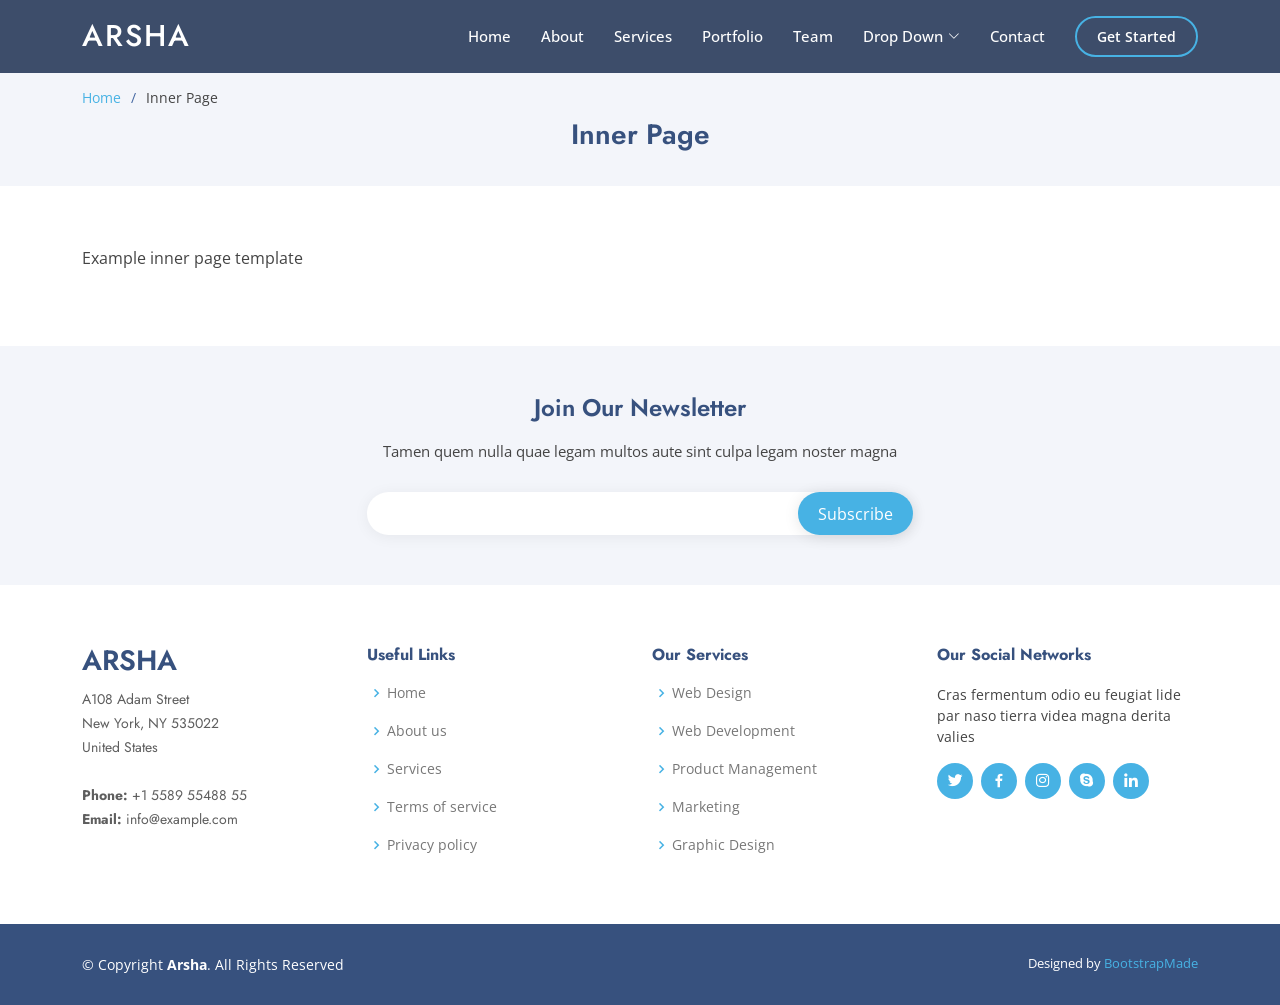
<file: inner-page.html>
<!DOCTYPE html>
<html lang="en">

<head>
  <meta charset="utf-8">
  <meta content="width=device-width, initial-scale=1.0" name="viewport">

  <title>Inner Page - Arsha Bootstrap Template</title>
  <meta content="" name="description">
  <meta content="" name="keywords">

  <!-- Favicons -->
  <link href="assets/img/favicon.png" rel="icon">
  <link href="assets/img/apple-touch-icon.png" rel="apple-touch-icon">

  <!-- Google Fonts -->
  <link href="https://fonts.googleapis.com/css?family=Open+Sans:300,300i,400,400i,600,600i,700,700i|Jost:300,300i,400,400i,500,500i,600,600i,700,700i|Poppins:300,300i,400,400i,500,500i,600,600i,700,700i" rel="stylesheet">

  <!-- Vendor CSS Files -->
  <link href="assets/vendor/aos/aos.css" rel="stylesheet">
  <link href="assets/vendor/bootstrap/css/bootstrap.min.css" rel="stylesheet">
  <link href="assets/vendor/bootstrap-icons/bootstrap-icons.css" rel="stylesheet">
  <link href="assets/vendor/boxicons/css/boxicons.min.css" rel="stylesheet">
  <link href="assets/vendor/glightbox/css/glightbox.min.css" rel="stylesheet">
  <link href="assets/vendor/remixicon/remixicon.css" rel="stylesheet">
  <link href="assets/vendor/swiper/swiper-bundle.min.css" rel="stylesheet">

  <!-- Template Main CSS File -->
  <link href="assets/css/style.css" rel="stylesheet">

  <!-- =======================================================
  * Template Name: Arsha - v4.9.1
  * Template URL: https://bootstrapmade.com/arsha-free-bootstrap-html-template-corporate/
  * Author: BootstrapMade.com
  * License: https://bootstrapmade.com/license/
  ======================================================== -->
</head>

<body>

  <!-- ======= Header ======= -->
  <header id="header" class="fixed-top header-inner-pages">
    <div class="container d-flex align-items-center">

      <h1 class="logo me-auto"><a href="index.html">Arsha</a></h1>
      <!-- Uncomment below if you prefer to use an image logo -->
      <!-- <a href="index.html" class="logo me-auto"><img src="assets/img/logo.png" alt="" class="img-fluid"></a>-->

      <nav id="navbar" class="navbar">
        <ul>
          <li><a class="nav-link scrollto " href="#hero">Home</a></li>
          <li><a class="nav-link scrollto" href="#about">About</a></li>
          <li><a class="nav-link scrollto" href="#services">Services</a></li>
          <li><a class="nav-link   scrollto" href="#portfolio">Portfolio</a></li>
          <li><a class="nav-link scrollto" href="#team">Team</a></li>
          <li class="dropdown"><a href="#"><span>Drop Down</span> <i class="bi bi-chevron-down"></i></a>
            <ul>
              <li><a href="#">Drop Down 1</a></li>
              <li class="dropdown"><a href="#"><span>Deep Drop Down</span> <i class="bi bi-chevron-right"></i></a>
                <ul>
                  <li><a href="#">Deep Drop Down 1</a></li>
                  <li><a href="#">Deep Drop Down 2</a></li>
                  <li><a href="#">Deep Drop Down 3</a></li>
                  <li><a href="#">Deep Drop Down 4</a></li>
                  <li><a href="#">Deep Drop Down 5</a></li>
                </ul>
              </li>
              <li><a href="#">Drop Down 2</a></li>
              <li><a href="#">Drop Down 3</a></li>
              <li><a href="#">Drop Down 4</a></li>
            </ul>
          </li>
          <li><a class="nav-link scrollto" href="#contact">Contact</a></li>
          <li><a class="getstarted scrollto" href="#about">Get Started</a></li>
        </ul>
        <i class="bi bi-list mobile-nav-toggle"></i>
      </nav><!-- .navbar -->

    </div>
  </header><!-- End Header -->

  <main id="main">

    <!-- ======= Breadcrumbs ======= -->
    <section id="breadcrumbs" class="breadcrumbs">
      <div class="container">

        <ol>
          <li><a href="index.html">Home</a></li>
          <li>Inner Page</li>
        </ol>
        <h2>Inner Page</h2>

      </div>
    </section><!-- End Breadcrumbs -->

    <section class="inner-page">
      <div class="container">
        <p>
          Example inner page template
        </p>
      </div>
    </section>

  </main><!-- End #main -->

  <!-- ======= Footer ======= -->
  <footer id="footer">

    <div class="footer-newsletter">
      <div class="container">
        <div class="row justify-content-center">
          <div class="col-lg-6">
            <h4>Join Our Newsletter</h4>
            <p>Tamen quem nulla quae legam multos aute sint culpa legam noster magna</p>
            <form action="" method="post">
              <input type="email" name="email"><input type="submit" value="Subscribe">
            </form>
          </div>
        </div>
      </div>
    </div>

    <div class="footer-top">
      <div class="container">
        <div class="row">

          <div class="col-lg-3 col-md-6 footer-contact">
            <h3>Arsha</h3>
            <p>
              A108 Adam Street <br>
              New York, NY 535022<br>
              United States <br><br>
              <strong>Phone:</strong> +1 5589 55488 55<br>
              <strong>Email:</strong> info@example.com<br>
            </p>
          </div>

          <div class="col-lg-3 col-md-6 footer-links">
            <h4>Useful Links</h4>
            <ul>
              <li><i class="bx bx-chevron-right"></i> <a href="#">Home</a></li>
              <li><i class="bx bx-chevron-right"></i> <a href="#">About us</a></li>
              <li><i class="bx bx-chevron-right"></i> <a href="#">Services</a></li>
              <li><i class="bx bx-chevron-right"></i> <a href="#">Terms of service</a></li>
              <li><i class="bx bx-chevron-right"></i> <a href="#">Privacy policy</a></li>
            </ul>
          </div>

          <div class="col-lg-3 col-md-6 footer-links">
            <h4>Our Services</h4>
            <ul>
              <li><i class="bx bx-chevron-right"></i> <a href="#">Web Design</a></li>
              <li><i class="bx bx-chevron-right"></i> <a href="#">Web Development</a></li>
              <li><i class="bx bx-chevron-right"></i> <a href="#">Product Management</a></li>
              <li><i class="bx bx-chevron-right"></i> <a href="#">Marketing</a></li>
              <li><i class="bx bx-chevron-right"></i> <a href="#">Graphic Design</a></li>
            </ul>
          </div>

          <div class="col-lg-3 col-md-6 footer-links">
            <h4>Our Social Networks</h4>
            <p>Cras fermentum odio eu feugiat lide par naso tierra videa magna derita valies</p>
            <div class="social-links mt-3">
              <a href="#" class="twitter"><i class="bx bxl-twitter"></i></a>
              <a href="#" class="facebook"><i class="bx bxl-facebook"></i></a>
              <a href="#" class="instagram"><i class="bx bxl-instagram"></i></a>
              <a href="#" class="google-plus"><i class="bx bxl-skype"></i></a>
              <a href="#" class="linkedin"><i class="bx bxl-linkedin"></i></a>
            </div>
          </div>

        </div>
      </div>
    </div>

    <div class="container footer-bottom clearfix">
      <div class="copyright">
        &copy; Copyright <strong><span>Arsha</span></strong>. All Rights Reserved
      </div>
      <div class="credits">
        <!-- All the links in the footer should remain intact. -->
        <!-- You can delete the links only if you purchased the pro version. -->
        <!-- Licensing information: https://bootstrapmade.com/license/ -->
        <!-- Purchase the pro version with working PHP/AJAX contact form: https://bootstrapmade.com/arsha-free-bootstrap-html-template-corporate/ -->
        Designed by <a href="https://bootstrapmade.com/">BootstrapMade</a>
      </div>
    </div>
  </footer><!-- End Footer -->

  <div id="preloader"></div>
  <a href="#" class="back-to-top d-flex align-items-center justify-content-center"><i class="bi bi-arrow-up-short"></i></a>

  <!-- Vendor JS Files -->
  <script src="assets/vendor/aos/aos.js"></script>
  <script src="assets/vendor/bootstrap/js/bootstrap.bundle.min.js"></script>
  <script src="assets/vendor/glightbox/js/glightbox.min.js"></script>
  <script src="assets/vendor/isotope-layout/isotope.pkgd.min.js"></script>
  <script src="assets/vendor/swiper/swiper-bundle.min.js"></script>
  <script src="assets/vendor/waypoints/noframework.waypoints.js"></script>
  <script src="assets/vendor/php-email-form/validate.js"></script>

  <!-- Template Main JS File -->
  <script src="assets/js/main.js"></script>

</body>

</html>
</file>
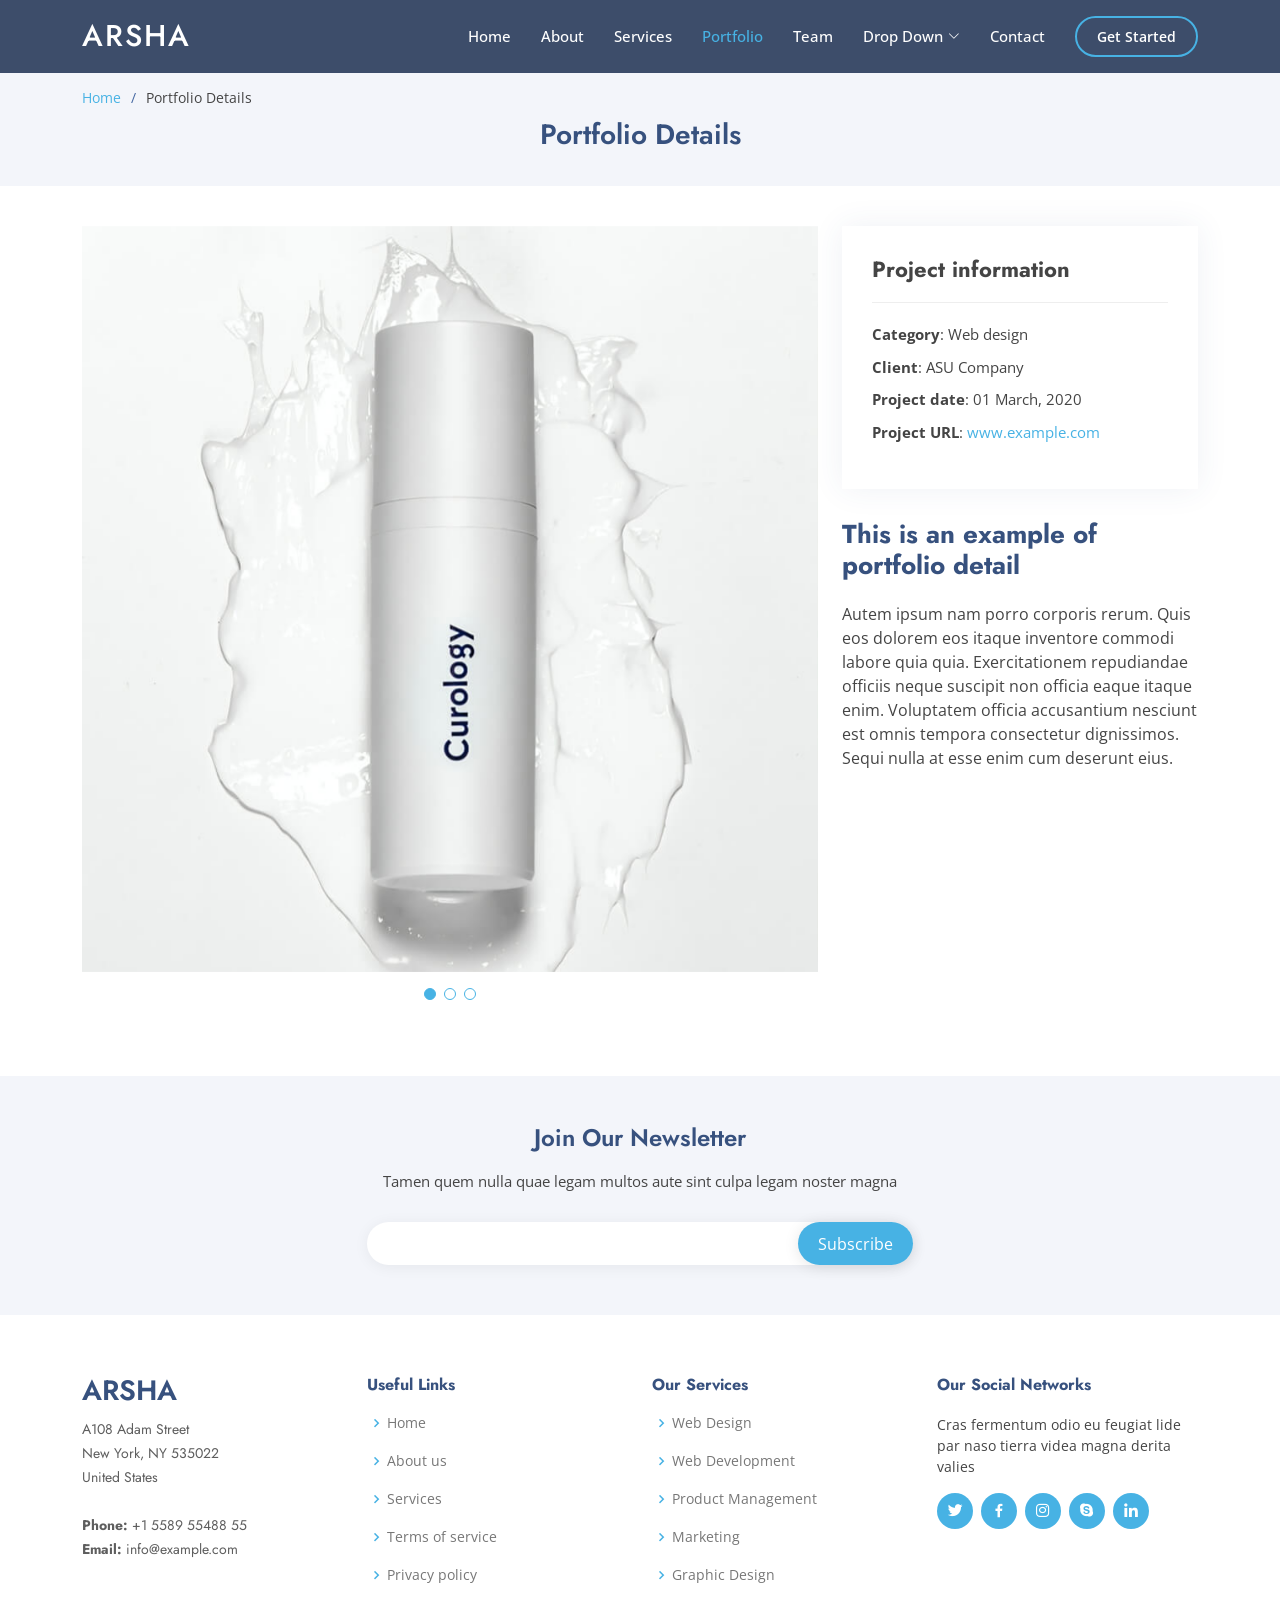
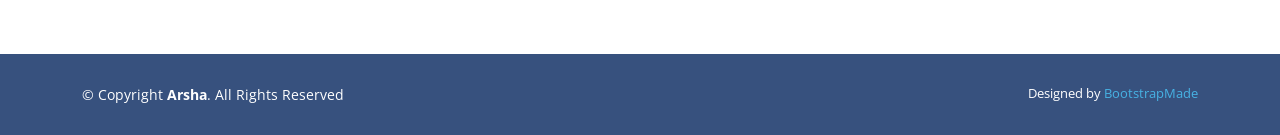
<file: portfolio-details.html>
<!DOCTYPE html>
<html lang="en">

<head>
  <meta charset="utf-8">
  <meta content="width=device-width, initial-scale=1.0" name="viewport">

  <title>Portfolio Details - Arsha Bootstrap Template</title>
  <meta content="" name="description">
  <meta content="" name="keywords">

  <!-- Favicons -->
  <link href="assets/img/favicon.png" rel="icon">
  <link href="assets/img/apple-touch-icon.png" rel="apple-touch-icon">

  <!-- Google Fonts -->
  <link href="https://fonts.googleapis.com/css?family=Open+Sans:300,300i,400,400i,600,600i,700,700i|Jost:300,300i,400,400i,500,500i,600,600i,700,700i|Poppins:300,300i,400,400i,500,500i,600,600i,700,700i" rel="stylesheet">

  <!-- Vendor CSS Files -->
  <link href="assets/vendor/aos/aos.css" rel="stylesheet">
  <link href="assets/vendor/bootstrap/css/bootstrap.min.css" rel="stylesheet">
  <link href="assets/vendor/bootstrap-icons/bootstrap-icons.css" rel="stylesheet">
  <link href="assets/vendor/boxicons/css/boxicons.min.css" rel="stylesheet">
  <link href="assets/vendor/glightbox/css/glightbox.min.css" rel="stylesheet">
  <link href="assets/vendor/remixicon/remixicon.css" rel="stylesheet">
  <link href="assets/vendor/swiper/swiper-bundle.min.css" rel="stylesheet">

  <!-- Template Main CSS File -->
  <link href="assets/css/style.css" rel="stylesheet">

  <!-- =======================================================
  * Template Name: Arsha - v4.9.1
  * Template URL: https://bootstrapmade.com/arsha-free-bootstrap-html-template-corporate/
  * Author: BootstrapMade.com
  * License: https://bootstrapmade.com/license/
  ======================================================== -->
</head>

<body>

  <!-- ======= Header ======= -->
  <header id="header" class="fixed-top header-inner-pages">
    <div class="container d-flex align-items-center">

      <h1 class="logo me-auto"><a href="index.html">Arsha</a></h1>
      <!-- Uncomment below if you prefer to use an image logo -->
      <!-- <a href="index.html" class="logo me-auto"><img src="assets/img/logo.png" alt="" class="img-fluid"></a>-->

      <nav id="navbar" class="navbar">
        <ul>
          <li><a class="nav-link scrollto " href="#hero">Home</a></li>
          <li><a class="nav-link scrollto" href="#about">About</a></li>
          <li><a class="nav-link scrollto" href="#services">Services</a></li>
          <li><a class="nav-link  active scrollto" href="#portfolio">Portfolio</a></li>
          <li><a class="nav-link scrollto" href="#team">Team</a></li>
          <li class="dropdown"><a href="#"><span>Drop Down</span> <i class="bi bi-chevron-down"></i></a>
            <ul>
              <li><a href="#">Drop Down 1</a></li>
              <li class="dropdown"><a href="#"><span>Deep Drop Down</span> <i class="bi bi-chevron-right"></i></a>
                <ul>
                  <li><a href="#">Deep Drop Down 1</a></li>
                  <li><a href="#">Deep Drop Down 2</a></li>
                  <li><a href="#">Deep Drop Down 3</a></li>
                  <li><a href="#">Deep Drop Down 4</a></li>
                  <li><a href="#">Deep Drop Down 5</a></li>
                </ul>
              </li>
              <li><a href="#">Drop Down 2</a></li>
              <li><a href="#">Drop Down 3</a></li>
              <li><a href="#">Drop Down 4</a></li>
            </ul>
          </li>
          <li><a class="nav-link scrollto" href="#contact">Contact</a></li>
          <li><a class="getstarted scrollto" href="#about">Get Started</a></li>
        </ul>
        <i class="bi bi-list mobile-nav-toggle"></i>
      </nav><!-- .navbar -->

    </div>
  </header><!-- End Header -->

  <main id="main">

    <!-- ======= Breadcrumbs ======= -->
    <section id="breadcrumbs" class="breadcrumbs">
      <div class="container">

        <ol>
          <li><a href="index.html">Home</a></li>
          <li>Portfolio Details</li>
        </ol>
        <h2>Portfolio Details</h2>

      </div>
    </section><!-- End Breadcrumbs -->

    <!-- ======= Portfolio Details Section ======= -->
    <section id="portfolio-details" class="portfolio-details">
      <div class="container">

        <div class="row gy-4">

          <div class="col-lg-8">
            <div class="portfolio-details-slider swiper">
              <div class="swiper-wrapper align-items-center">

                <div class="swiper-slide">
                  <img src="assets/img/portfolio/portfolio-1.jpg" alt="">
                </div>

                <div class="swiper-slide">
                  <img src="assets/img/portfolio/portfolio-2.jpg" alt="">
                </div>

                <div class="swiper-slide">
                  <img src="assets/img/portfolio/portfolio-3.jpg" alt="">
                </div>

              </div>
              <div class="swiper-pagination"></div>
            </div>
          </div>

          <div class="col-lg-4">
            <div class="portfolio-info">
              <h3>Project information</h3>
              <ul>
                <li><strong>Category</strong>: Web design</li>
                <li><strong>Client</strong>: ASU Company</li>
                <li><strong>Project date</strong>: 01 March, 2020</li>
                <li><strong>Project URL</strong>: <a href="#">www.example.com</a></li>
              </ul>
            </div>
            <div class="portfolio-description">
              <h2>This is an example of portfolio detail</h2>
              <p>
                Autem ipsum nam porro corporis rerum. Quis eos dolorem eos itaque inventore commodi labore quia quia. Exercitationem repudiandae officiis neque suscipit non officia eaque itaque enim. Voluptatem officia accusantium nesciunt est omnis tempora consectetur dignissimos. Sequi nulla at esse enim cum deserunt eius.
              </p>
            </div>
          </div>

        </div>

      </div>
    </section><!-- End Portfolio Details Section -->

  </main><!-- End #main -->

  <!-- ======= Footer ======= -->
  <footer id="footer">

    <div class="footer-newsletter">
      <div class="container">
        <div class="row justify-content-center">
          <div class="col-lg-6">
            <h4>Join Our Newsletter</h4>
            <p>Tamen quem nulla quae legam multos aute sint culpa legam noster magna</p>
            <form action="" method="post">
              <input type="email" name="email"><input type="submit" value="Subscribe">
            </form>
          </div>
        </div>
      </div>
    </div>

    <div class="footer-top">
      <div class="container">
        <div class="row">

          <div class="col-lg-3 col-md-6 footer-contact">
            <h3>Arsha</h3>
            <p>
              A108 Adam Street <br>
              New York, NY 535022<br>
              United States <br><br>
              <strong>Phone:</strong> +1 5589 55488 55<br>
              <strong>Email:</strong> info@example.com<br>
            </p>
          </div>

          <div class="col-lg-3 col-md-6 footer-links">
            <h4>Useful Links</h4>
            <ul>
              <li><i class="bx bx-chevron-right"></i> <a href="#">Home</a></li>
              <li><i class="bx bx-chevron-right"></i> <a href="#">About us</a></li>
              <li><i class="bx bx-chevron-right"></i> <a href="#">Services</a></li>
              <li><i class="bx bx-chevron-right"></i> <a href="#">Terms of service</a></li>
              <li><i class="bx bx-chevron-right"></i> <a href="#">Privacy policy</a></li>
            </ul>
          </div>

          <div class="col-lg-3 col-md-6 footer-links">
            <h4>Our Services</h4>
            <ul>
              <li><i class="bx bx-chevron-right"></i> <a href="#">Web Design</a></li>
              <li><i class="bx bx-chevron-right"></i> <a href="#">Web Development</a></li>
              <li><i class="bx bx-chevron-right"></i> <a href="#">Product Management</a></li>
              <li><i class="bx bx-chevron-right"></i> <a href="#">Marketing</a></li>
              <li><i class="bx bx-chevron-right"></i> <a href="#">Graphic Design</a></li>
            </ul>
          </div>

          <div class="col-lg-3 col-md-6 footer-links">
            <h4>Our Social Networks</h4>
            <p>Cras fermentum odio eu feugiat lide par naso tierra videa magna derita valies</p>
            <div class="social-links mt-3">
              <a href="#" class="twitter"><i class="bx bxl-twitter"></i></a>
              <a href="#" class="facebook"><i class="bx bxl-facebook"></i></a>
              <a href="#" class="instagram"><i class="bx bxl-instagram"></i></a>
              <a href="#" class="google-plus"><i class="bx bxl-skype"></i></a>
              <a href="#" class="linkedin"><i class="bx bxl-linkedin"></i></a>
            </div>
          </div>

        </div>
      </div>
    </div>

    <div class="container footer-bottom clearfix">
      <div class="copyright">
        &copy; Copyright <strong><span>Arsha</span></strong>. All Rights Reserved
      </div>
      <div class="credits">
        <!-- All the links in the footer should remain intact. -->
        <!-- You can delete the links only if you purchased the pro version. -->
        <!-- Licensing information: https://bootstrapmade.com/license/ -->
        <!-- Purchase the pro version with working PHP/AJAX contact form: https://bootstrapmade.com/arsha-free-bootstrap-html-template-corporate/ -->
        Designed by <a href="https://bootstrapmade.com/">BootstrapMade</a>
      </div>
    </div>
  </footer><!-- End Footer -->

  <div id="preloader"></div>
  <a href="#" class="back-to-top d-flex align-items-center justify-content-center"><i class="bi bi-arrow-up-short"></i></a>

  <!-- Vendor JS Files -->
  <script src="assets/vendor/aos/aos.js"></script>
  <script src="assets/vendor/bootstrap/js/bootstrap.bundle.min.js"></script>
  <script src="assets/vendor/glightbox/js/glightbox.min.js"></script>
  <script src="assets/vendor/isotope-layout/isotope.pkgd.min.js"></script>
  <script src="assets/vendor/swiper/swiper-bundle.min.js"></script>
  <script src="assets/vendor/waypoints/noframework.waypoints.js"></script>
  <script src="assets/vendor/php-email-form/validate.js"></script>

  <!-- Template Main JS File -->
  <script src="assets/js/main.js"></script>

</body>

</html>
</file>
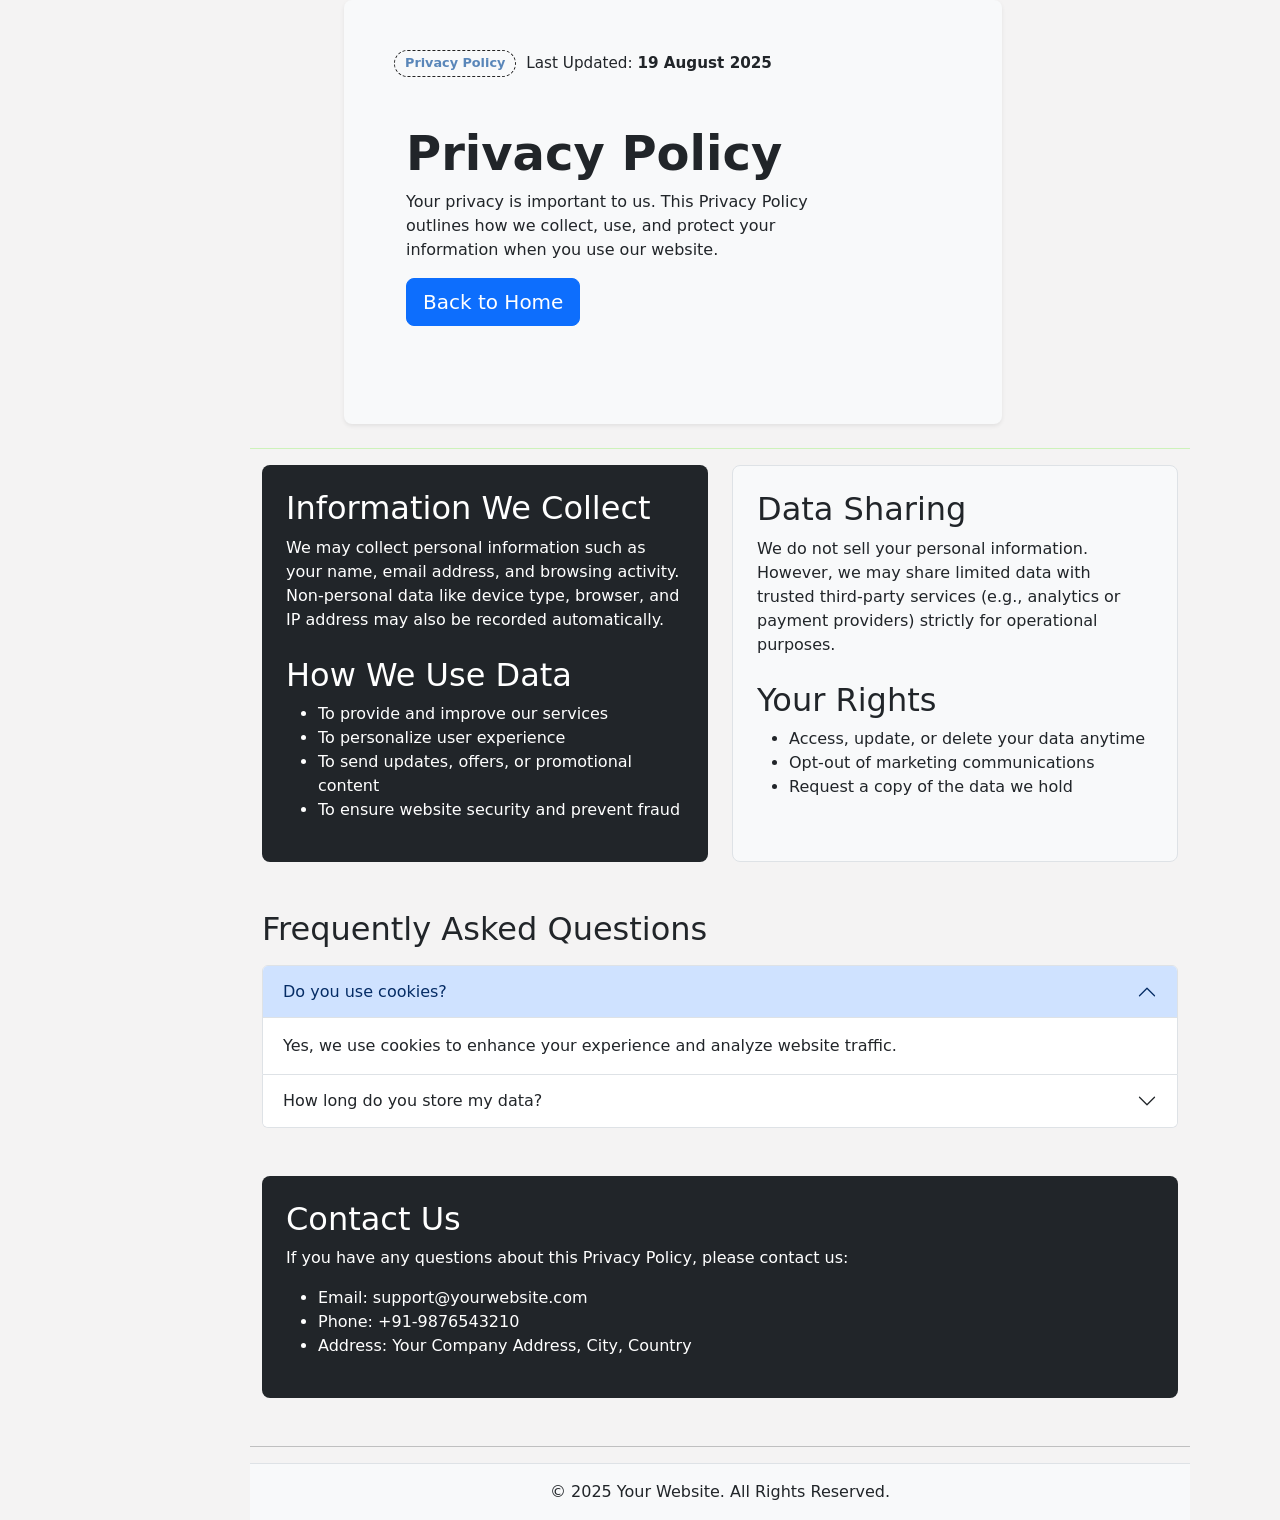
<file: content/pr.html>
<!DOCTYPE html>
<html lang="en">
<head>
  <meta charset="UTF-8">
  <meta name="viewport" content="width=device-width, initial-scale=1.0">
  <title>Privacy Policy - Your Website</title>
  <!-- Bootstrap CSS -->
  <link href="https://cdn.jsdelivr.net/npm/bootstrap@5.3.3/dist/css/bootstrap.min.css" rel="stylesheet">
</head>

<style>


body{
  background-color: rgba(223, 220, 220, 0.329);
 
  align-items: cente;
  border-color: rgb(160, 26, 26);
  box-shadow:rgba(255, 0, 0, 0.986);

   max-width: 980px;
      margin-left: 230px;
      padding: 0 20px;
    
}

#header{
  max-width: 70%;
  padding:50px;
 
  margin-left: 10%;
  border-right-color: black;
}

  #header .kicker {
      display: inline-flex; gap: 10px; align-items: center;
      color: var(--muted);
      font-size: 0.95rem;
    }
    #header .badge {
      display: inline-flex; align-items: center; gap: 8px;
      border: 1px dashed rgb(36, 36, 36);
      color: var(--muted);
      border-radius: 999px; padding: 6px 10px; font-size: .80rem;
      color: rgb(89, 134, 185);
    }

.row-md-6  {

  rotate: 50%;
  grid-row:inherit;
  color: rgb(88, 238, 19);
}


</style>
<body>
  

  <!-- Header / Jumbotron -->
  <header id="header" class="p- mb-4 bg-light rounded-3 shadow-sm">

    <div class="kicker">
        <span class="badge" title="This page tells you how we handle your data">Privacy Policy</span>
        <span>Last Updated: <strong>19 August 2025</strong></span>
      </div>

    
    <div class="container-fluid py-5">

    
     
      <h1 class="display-5 fw-bold">Privacy Policy</h1>
      <p class="col-md-10 fs-6">
        Your privacy is important to us. This Privacy Policy outlines how we collect, 
        use, and protect your information when you use our website.
      </p>
      <a href="index.html" class="btn btn-primary btn-lg">Back to Home</a>
    </div>
    
  </header>
  <div class="row-md-6"><hr></div>

  <!-- Policy Sections -->
  <div class="container mb-5">
    <div class="row align-items-md-stretch">
      
      <!-- Left Column -->
      <div class="col-md-6">
        <div class="h-100 p-4 text-bg-dark rounded-3">
          <h2>Information We Collect</h2>
          <p>
            We may collect personal information such as your name, email address, and 
            browsing activity. Non-personal data like device type, browser, and IP 
            address may also be recorded automatically.
          </p>

          <h2 class="mt-4">How We Use Data</h2>
          <ul>
            <li>To provide and improve our services</li>
            <li>To personalize user experience</li>
            <li>To send updates, offers, or promotional content</li>
            <li>To ensure website security and prevent fraud</li>
          </ul>
        </div>
      </div>

      <!-- Right Column -->
      <div class="col-md-6">
        <div class="h-100 p-4 bg-light border rounded-3">
          <h2>Data Sharing</h2>
          <p>
            We do not sell your personal information. However, we may share limited 
            data with trusted third-party services (e.g., analytics or payment 
            providers) strictly for operational purposes.
          </p>

          <h2 class="mt-4">Your Rights</h2>
          <ul>
            <li>Access, update, or delete your data anytime</li>
            <li>Opt-out of marketing communications</li>
            <li>Request a copy of the data we hold</li>
          </ul>
        </div>
      </div>

    </div>
  </div>

  <!-- Extra Section: FAQ -->
  <div class="container mb-5">
    <h2 class="mb-3">Frequently Asked Questions</h2>
    <div class="accordion" id="faqAccordion">

      <div class="accordion-item">
        <h2 class="accordion-header" id="faq1">
          <button class="accordion-button" type="button" data-bs-toggle="collapse" data-bs-target="#collapse1">
            Do you use cookies?
          </button>
        </h2>
        <div id="collapse1" class="accordion-collapse collapse show" data-bs-parent="#faqAccordion">
          <div class="accordion-body">
            Yes, we use cookies to enhance your experience and analyze website traffic.
          </div>
        </div>
      </div>

      <div class="accordion-item">
        <h2 class="accordion-header" id="faq2">
          <button class="accordion-button collapsed" type="button" data-bs-toggle="collapse" data-bs-target="#collapse2">
            How long do you store my data?
          </button>
        </h2>
        <div id="collapse2" class="accordion-collapse collapse" data-bs-parent="#faqAccordion">
          <div class="accordion-body">
            We retain your data only for as long as necessary to provide services and 
            comply with legal obligations.
          </div>
        </div>
      </div>

    </div>
  </div>

  <!-- Contact Section -->
  <div class="container mb-5">
    <div class="p-4 bg-dark text-white rounded-3">
      <h2>Contact Us</h2>
      <p>If you have any questions about this Privacy Policy, please contact us:</p>
      <ul>
        <li>Email: support@yourwebsite.com</li>
        <li>Phone: +91-9876543210</li>
        <li>Address: Your Company Address, City, Country</li>
      </ul>
    </div>
  </div>
<hr>
<vr>
  <!-- Footer -->
  <footer class="bg-light text-center py-3 border-top">
    <p class="mb-0">&copy; 2025 Your Website. All Rights Reserved.</p>
  </footer>

  <!-- Bootstrap JS -->
  <script src="https://cdn.jsdelivr.net/npm/bootstrap@5.3.3/dist/js/bootstrap.bundle.min.js"></script>
</body>
</html>
</file>
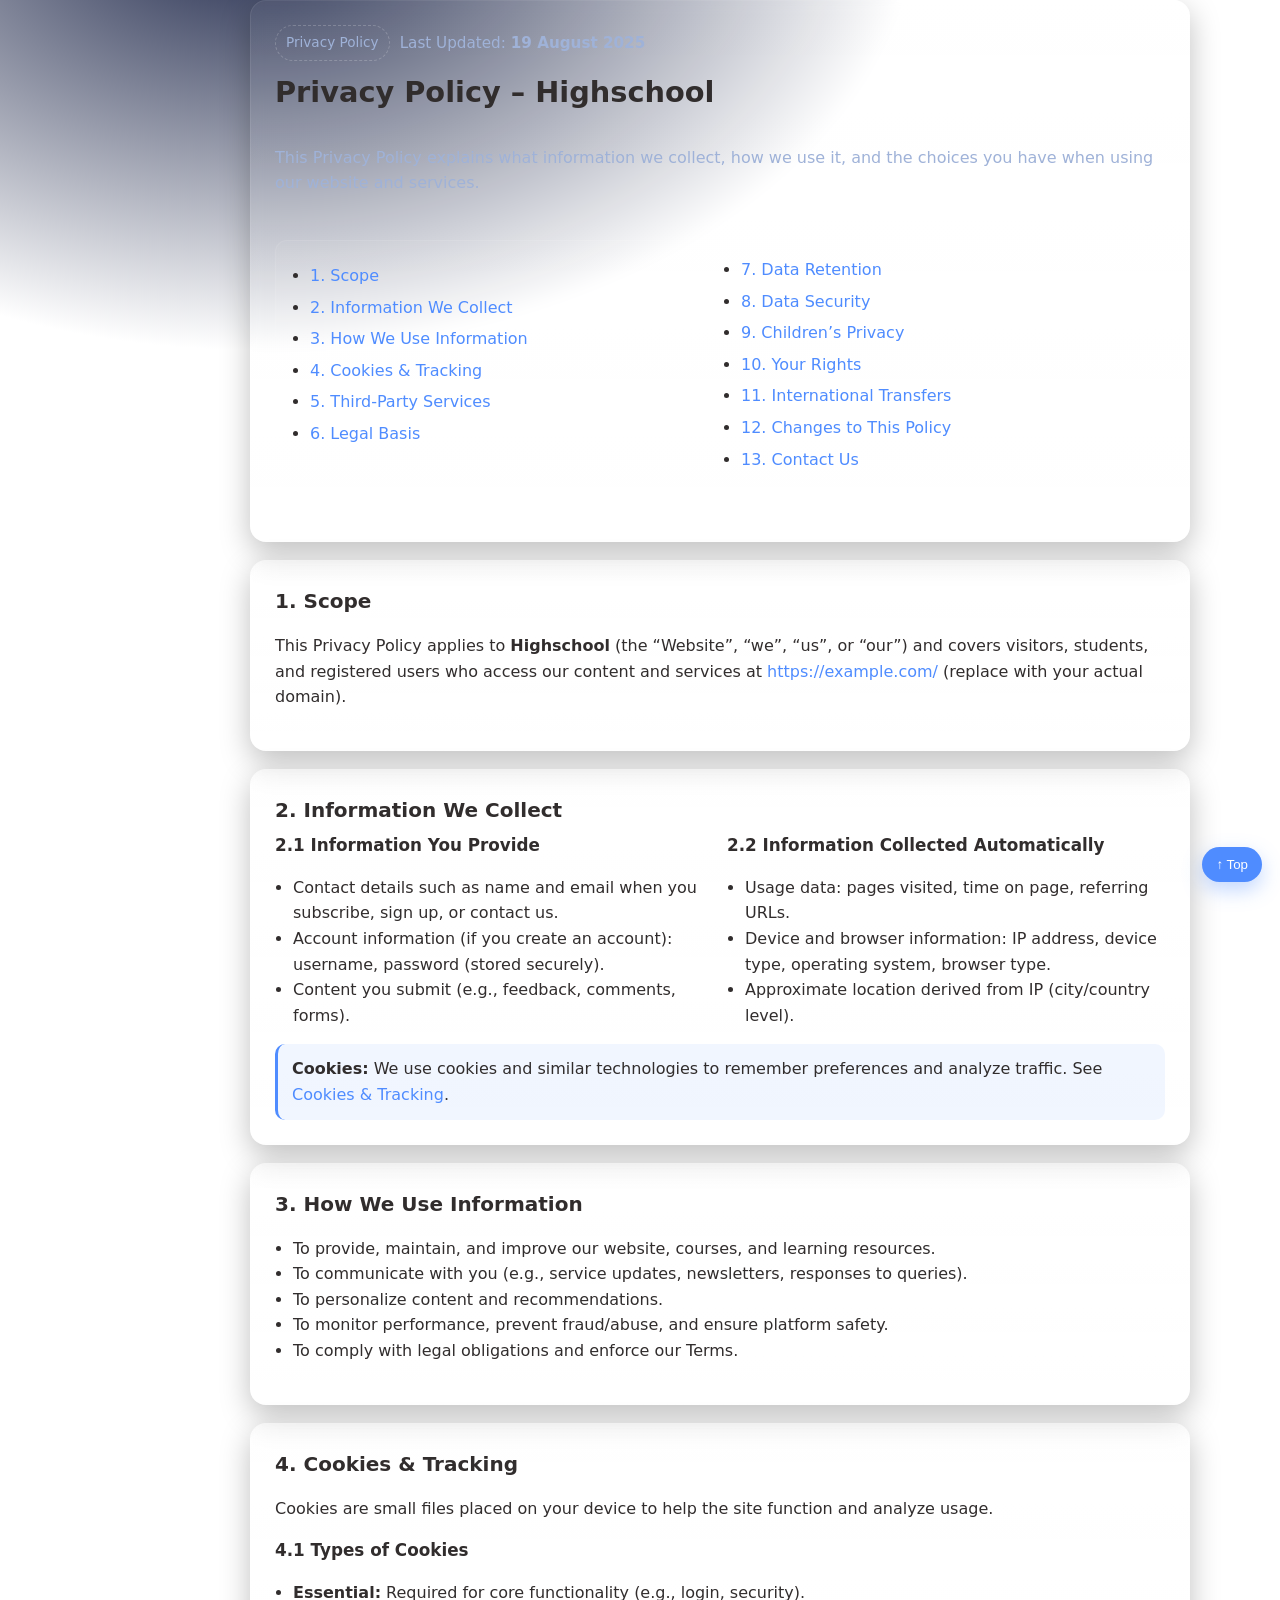
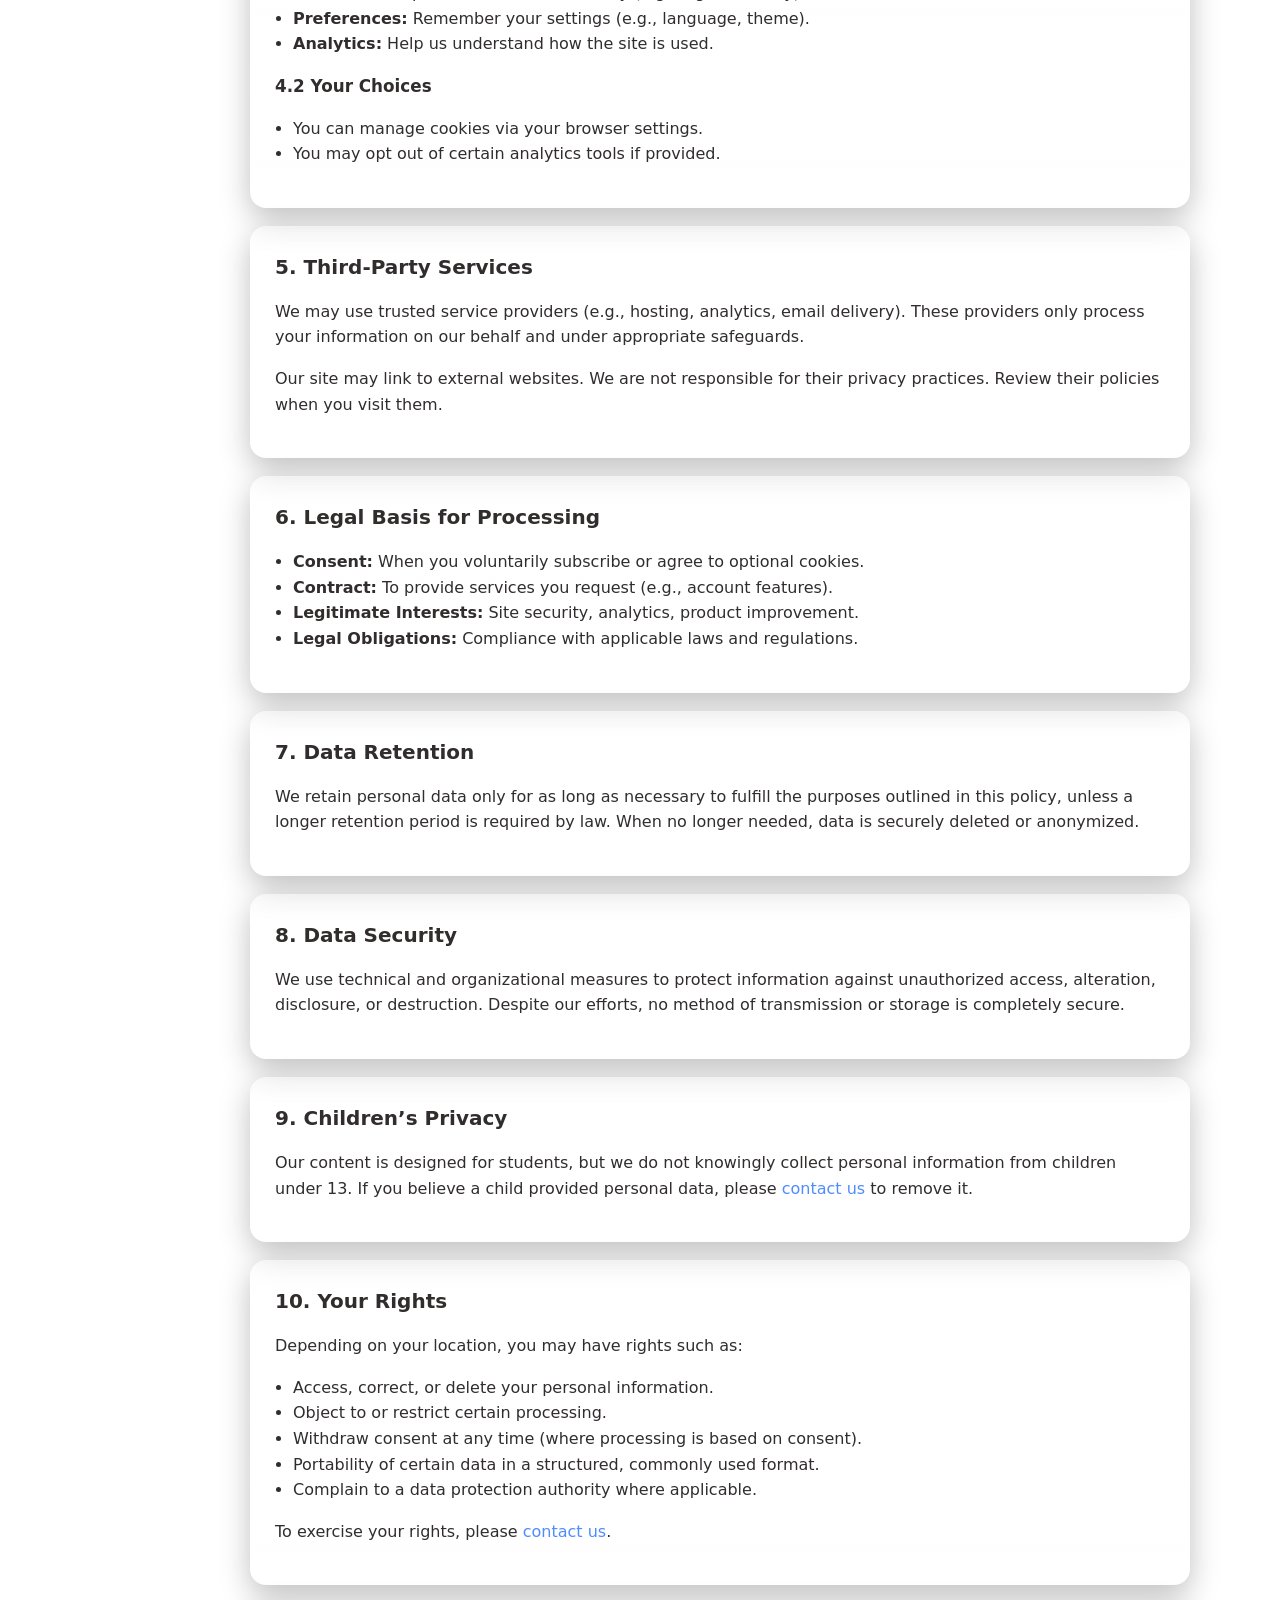
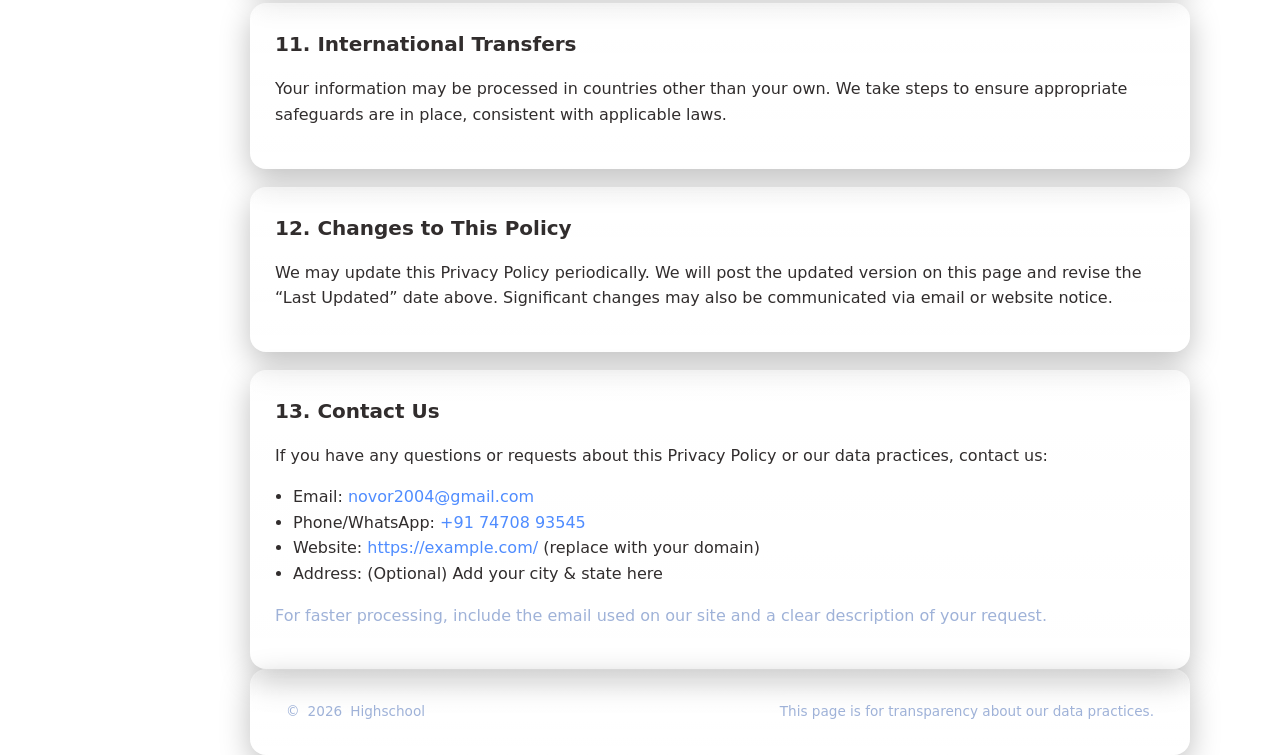
<file: content/privacy.html>
<!DOCTYPE html>
<html lang="en">
<head>
  <meta charset="utf-8" />
  <meta http-equiv="X-UA-Compatible" content="IE=edge" />
  <meta name="viewport" content="width=device-width, initial-scale=1" />
  <title>Privacy Policy | Highschool</title>
  <meta name="description" content="Privacy Policy for Highschool explaining what data we collect, how we use it, and your rights." />

  <!-- Open Graph / SEO -->
  <meta property="og:title" content="Privacy Policy | Highschool" />
  <meta property="og:description" content="How Highschool collects, uses, and protects your information." />
  <meta property="og:type" content="website" />
  <meta property="og:url" content="https://example.com/privacy" />

  <!-- Schema.org JSON-LD -->
  <script type="application/ld+json">
  {
    "@context": "https://schema.org",
    "@type": "WebSite",
    "name": "Highschool",
    "url": "https://example.com/",
    "publisher": {
      "@type": "Organization",
      "name": "Highschool"
    }
  }
  </script>

  <style>
    :root {
      --bg: #ffffff;
      --card: #ff0a0a;
      --muted: #9fb2d8;
      --text: #312d2d;
      --accent: #4f8cff;
      --accent-2: #22c55e;
      --danger: #ef4444;
    }

    * { box-sizing: border-box; }
    html, body { margin: 0; padding: 0; }
    body {
      font-family: system-ui, -apple-system, Segoe UI, Roboto, Inter, Arial, sans-serif;
      line-height: 1.6;
      color: var(--text);
      background: radial-gradient(1200px 800px at 20% -10%, #1a2346 0, var(--bg) 55%) fixed;
    }

    .container {
      max-width: 980px;
      margin-left: 230px;
      padding: 0 20px;
    }

    header.card, section.card, footer.card {
      background: linear-gradient(180deg, rgba(255,255,255,0.04), rgba(255,255,255,0.02));
      border: 1px solid rgba(255,255,255,0.08);
      backdrop-filter: blur(6px);
      border-radius: 16px;
      padding: 24px;
      box-shadow: 0 10px 30px rgba(0,0,0,0.25);
    }

    header.card { 
      display: flex; 
      flex-direction: column; 
      gap: 8px;
    }

    h1 { font-size: 1.8rem; margin: 0 0 6px; }
    h2 { font-size: 1.25rem; margin: 0 0 6px; }
    h3 { font-size: 1.05rem; margin: 0 0 6px; }

    .muted { color: var(--muted); }
    a { color: var(--accent); text-decoration: none; }
    a:hover { text-decoration: underline; }

    .kicker {
      display: inline-flex; gap: 10px; align-items: center;
      color: var(--muted);
      font-size: 0.95rem;
    }
    .badge {
      display: inline-flex; align-items: center; gap: 8px;
      border: 1px dashed rgba(255,255,255,0.2);
      color: var(--muted);
      border-radius: 999px; padding: 6px 10px; font-size: .85rem;
    }

    .toc {
      margin: 20px 0 28px; padding: 16px; border-radius: 12px;
      background: rgba(255,255,255,0.04);
      border: 1px solid rgba(255,255,255,0.08);
    }
    .toc ul { margin: 0; padding-left: 18px; columns: 2; column-gap: 24px; }
    .toc li { margin: 6px 0; break-inside: avoid; }

    section.card { margin-top: 18px; }
    section.card h2 { display: flex; align-items: center; gap: 10px; }

    .note {
      border-left: 3px solid var(--accent);
      background: rgba(79,140,255,0.08);
      padding: 12px 14px; border-radius: 10px; color: var(--text);
    }

    .list { padding-left: 18px; }

    .grid-2 { display: grid; grid-template-columns: repeat(2, minmax(0, 1fr)); gap: 14px; }
    @media (max-width: 720px) {
      .toc ul { columns: 1; }
      .grid-2 { grid-template-columns: 1fr; }
    }

    .footer-meta {
      display: flex; justify-content: space-between; gap: 12px; flex-wrap: wrap;
      color: var(--muted); font-size: 0.95rem;
    }

    .chip {
      display: inline-flex; align-items: center; gap: 8px;
      background: rgba(255, 255, 255, 0);
      border: 1px solid rgba(255,255,255,0.08);
      padding: 6px 10px; border-radius: 999px; font-size: .85rem;
    }

    .btn-top {
      position: fixed; right: 18px; bottom: 18px; z-index: 50;
      background: var(--accent); color: white; border: none;
      padding: 10px 14px; border-radius: 999px; cursor: pointer;
      box-shadow: 0 8px 20px rgba(79,140,255,0.35);
    }
    .btn-top:hover { filter: brightness(1.05); }

    @media print {
      body { background: #fff; color: #111; }
      header.card, section.card, footer.card { box-shadow: none; background: #fff; border: 1px solid #eee; }
      .btn-top { display: none; }
      a { color: #0b5dd7; }
    }
  </style>
</head>
<body>
  <div class="container">

    <header class="card">
      <div class="kicker">
        <span class="badge" title="This page tells you how we handle your data">Privacy Policy</span>
        <span>Last Updated: <strong>19 August 2025</strong></span>
      </div>
      <h1>Privacy Policy – Highschool</h1>
      <p class="muted">This Privacy Policy explains what information we collect, how we use it, and the choices you have when using our website and services.</p>

      <nav class="toc" aria-label="Table of Contents">
        <ul>
          <li><a href="#scope">1. Scope</a></li>
          <li><a href="#data-we-collect">2. Information We Collect</a></li>
          <li><a href="#how-we-use">3. How We Use Information</a></li>
          <li><a href="#cookies">4. Cookies & Tracking</a></li>
          <li><a href="#third-parties">5. Third‑Party Services</a></li>
          <li><a href="#legal-basis">6. Legal Basis</a></li>
          <li><a href="#retention">7. Data Retention</a></li>
          <li><a href="#security">8. Data Security</a></li>
          <li><a href="#children">9. Children’s Privacy</a></li>
          <li><a href="#your-rights">10. Your Rights</a></li>
          <li><a href="#intl">11. International Transfers</a></li>
          <li><a href="#changes">12. Changes to This Policy</a></li>
          <li><a href="#contact">13. Contact Us</a></li>
        </ul>
      </nav>
    </header>

    <section id="scope" class="card" aria-labelledby="scope-h">
      <h2 id="scope-h">1. Scope</h2>
      <p>This Privacy Policy applies to <strong>Highschool</strong> (the “Website”, “we”, “us”, or “our”) and covers visitors, students, and registered users who access our content and services at <a href="https://example.com/">https://example.com/</a> (replace with your actual domain).</p>
    </section>

    <section id="data-we-collect" class="card" aria-labelledby="data-h">
      <h2 id="data-h">2. Information We Collect</h2>
      <div class="grid-2">
        <div>
          <h3>2.1 Information You Provide</h3>
          <ul class="list">
            <li>Contact details such as name and email when you subscribe, sign up, or contact us.</li>
            <li>Account information (if you create an account): username, password (stored securely).</li>
            <li>Content you submit (e.g., feedback, comments, forms).</li>
          </ul>
        </div>
        <div>
          <h3>2.2 Information Collected Automatically</h3>
          <ul class="list">
            <li>Usage data: pages visited, time on page, referring URLs.</li>
            <li>Device and browser information: IP address, device type, operating system, browser type.</li>
            <li>Approximate location derived from IP (city/country level).</li>
          </ul>
        </div>
      </div>
      <div class="note"><strong>Cookies:</strong> We use cookies and similar technologies to remember preferences and analyze traffic. See <a href="#cookies">Cookies & Tracking</a>.</div>
    </section>

    <section id="how-we-use" class="card" aria-labelledby="use-h">
      <h2 id="use-h">3. How We Use Information</h2>
      <ul class="list">
        <li>To provide, maintain, and improve our website, courses, and learning resources.</li>
        <li>To communicate with you (e.g., service updates, newsletters, responses to queries).</li>
        <li>To personalize content and recommendations.</li>
        <li>To monitor performance, prevent fraud/abuse, and ensure platform safety.</li>
        <li>To comply with legal obligations and enforce our Terms.</li>
      </ul>
    </section>

    <section id="cookies" class="card" aria-labelledby="cookies-h">
      <h2 id="cookies-h">4. Cookies & Tracking</h2>
      <p>Cookies are small files placed on your device to help the site function and analyze usage.</p>
      <h3>4.1 Types of Cookies</h3>
      <ul class="list">
        <li><strong>Essential:</strong> Required for core functionality (e.g., login, security).</li>
        <li><strong>Preferences:</strong> Remember your settings (e.g., language, theme).</li>
        <li><strong>Analytics:</strong> Help us understand how the site is used.</li>
      </ul>
      <h3>4.2 Your Choices</h3>
      <ul class="list">
        <li>You can manage cookies via your browser settings.</li>
        <li>You may opt out of certain analytics tools if provided.</li>
      </ul>
    </section>

    <section id="third-parties" class="card" aria-labelledby="third-h">
      <h2 id="third-h">5. Third‑Party Services</h2>
      <p>We may use trusted service providers (e.g., hosting, analytics, email delivery). These providers only process your information on our behalf and under appropriate safeguards.</p>
      <p>Our site may link to external websites. We are not responsible for their privacy practices. Review their policies when you visit them.</p>
    </section>

    <section id="legal-basis" class="card" aria-labelledby="legal-h">
      <h2 id="legal-h">6. Legal Basis for Processing</h2>
      <ul class="list">
        <li><strong>Consent:</strong> When you voluntarily subscribe or agree to optional cookies.</li>
        <li><strong>Contract:</strong> To provide services you request (e.g., account features).</li>
        <li><strong>Legitimate Interests:</strong> Site security, analytics, product improvement.</li>
        <li><strong>Legal Obligations:</strong> Compliance with applicable laws and regulations.</li>
      </ul>
    </section>

    <section id="retention" class="card" aria-labelledby="ret-h">
      <h2 id="ret-h">7. Data Retention</h2>
      <p>We retain personal data only for as long as necessary to fulfill the purposes outlined in this policy, unless a longer retention period is required by law. When no longer needed, data is securely deleted or anonymized.</p>
    </section>

    <section id="security" class="card" aria-labelledby="sec-h">
      <h2 id="sec-h">8. Data Security</h2>
      <p>We use technical and organizational measures to protect information against unauthorized access, alteration, disclosure, or destruction. Despite our efforts, no method of transmission or storage is completely secure.</p>
    </section>

    <section id="children" class="card" aria-labelledby="child-h">
      <h2 id="child-h">9. Children’s Privacy</h2>
      <p>Our content is designed for students, but we do not knowingly collect personal information from children under 13. If you believe a child provided personal data, please <a href="#contact">contact us</a> to remove it.</p>
    </section>

    <section id="your-rights" class="card" aria-labelledby="rights-h">
      <h2 id="rights-h">10. Your Rights</h2>
      <p>Depending on your location, you may have rights such as:</p>
      <ul class="list">
        <li>Access, correct, or delete your personal information.</li>
        <li>Object to or restrict certain processing.</li>
        <li>Withdraw consent at any time (where processing is based on consent).</li>
        <li>Portability of certain data in a structured, commonly used format.</li>
        <li>Complain to a data protection authority where applicable.</li>
      </ul>
      <p>To exercise your rights, please <a href="#contact">contact us</a>.</p>
    </section>

    <section id="intl" class="card" aria-labelledby="intl-h">
      <h2 id="intl-h">11. International Transfers</h2>
      <p>Your information may be processed in countries other than your own. We take steps to ensure appropriate safeguards are in place, consistent with applicable laws.</p>
    </section>

    <section id="changes" class="card" aria-labelledby="changes-h">
      <h2 id="changes-h">12. Changes to This Policy</h2>
      <p>We may update this Privacy Policy periodically. We will post the updated version on this page and revise the “Last Updated” date above. Significant changes may also be communicated via email or website notice.</p>
    </section>

    <section id="contact" class="card" aria-labelledby="contact-h">
      <h2 id="contact-h">13. Contact Us</h2>
      <p>If you have any questions or requests about this Privacy Policy or our data practices, contact us:</p>
      <ul class="list">
        <li>Email: <a href="mailto:novor2004@gmail.com">novor2004@gmail.com</a></li>
        <li>Phone/WhatsApp: <a href="tel:+917470893545">+91 74708 93545</a></li>
        <li>Website: <a href="https://example.com/">https://example.com/</a> (replace with your domain)</li>
        <li>Address: (Optional) Add your city & state here</li>
      </ul>
      <p class="muted">For faster processing, include the email used on our site and a clear description of your request.</p>
    </section>

    <footer class="card">
      <div class="footer-meta">
        <span class="chip">© <span id="y"></span> Highschool</span>
        <span class="chip">This page is for transparency about our data practices.</span>
      </div>
    </footer>

  </div>

  <button class="btn-top" onclick="window.scrollTo({top:0, behavior:'smooth'})" aria-label="Back to top">↑ Top</button>

  <script>
    // Set current year in footer
    document.getElementById('y').textContent = new Date().getFullYear();
  </script>
</body>
</html>
</file>
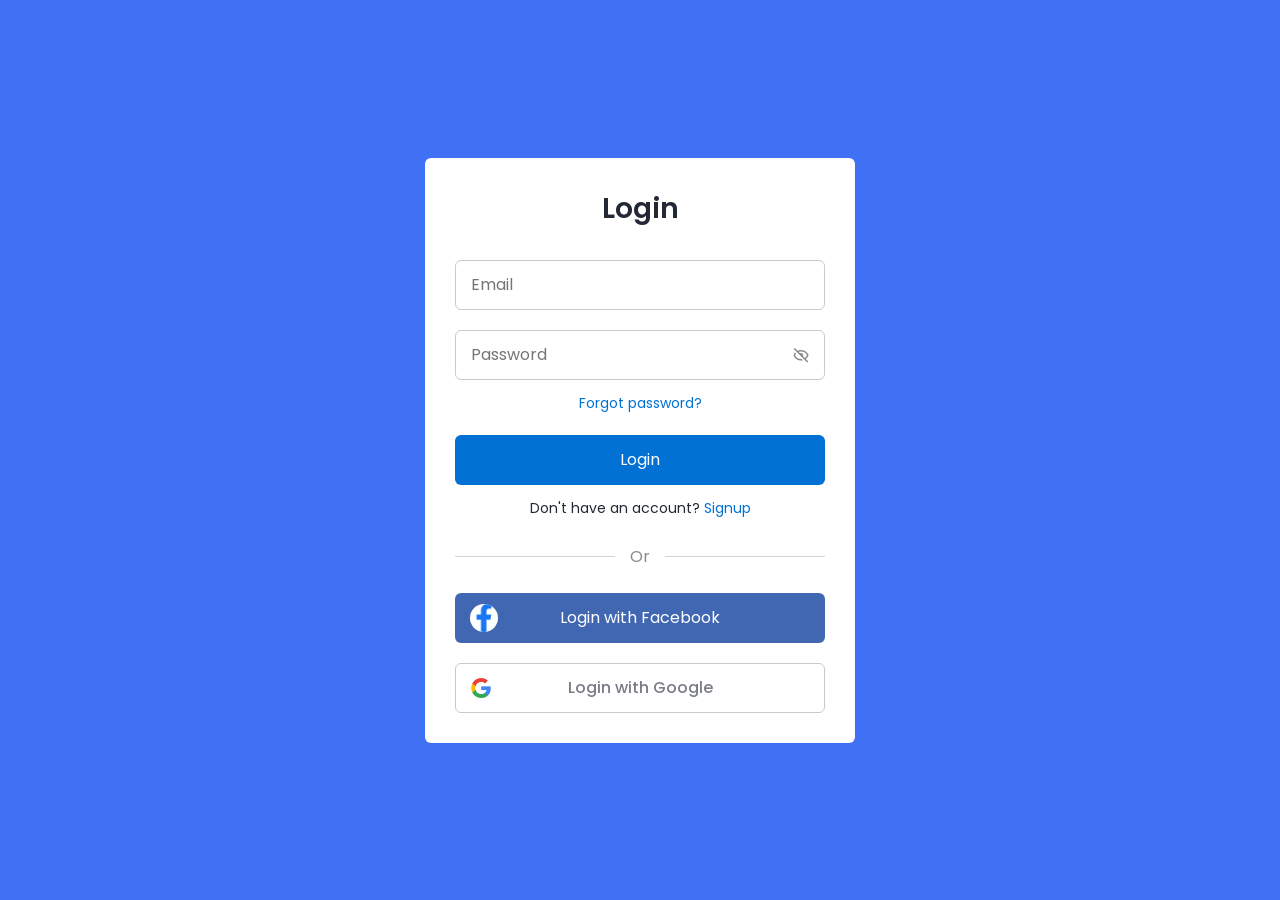
<file: Signup/login.html>
<!DOCTYPE html>
<!-- Coding by CodingLab | www.codinglabweb.com-->
    <html lang="en">
    <head>
        <meta charset="UTF-8">
        <meta http-equiv="X-UA-Compatible" content="IE=edge">
        <meta name="viewport" content="width=device-width, initial-scale=1.0">
        <title> HighSchool Login </title>

        <!-- CSS -->
        <link rel="stylesheet" href="css/login.css">
                
        <!-- Boxicons CSS -->
        <link href='https://unpkg.com/boxicons@2.1.2/css/boxicons.min.css' rel='stylesheet'>
                        
    </head>
    <body>
        <section class="container forms">
            <div class="form login">
                <div class="form-content">
                    <header>Login</header>
                    <form action="#">
                        <div class="field input-field">
                            <input type="email" placeholder="Email" class="input">
                        </div>

                        <div class="field input-field">
                            <input type="password" placeholder="Password" class="password">
                            <i class='bx bx-hide eye-icon'></i>
                        </div>

                        <div class="form-link">
                            <a href="#" class="forgot-pass">Forgot password?</a>
                        </div>

                        <div class="field button-field">
                            <button>Login</button>
                        </div>
                    </form>

                    <div class="form-link">
                        <span>Don't have an account? <a href="#" class="link signup-link">Signup</a></span>
                    </div>
                </div>

                <div class="line"></div>

                <div class="media-options">
                    <a href="#" class="field facebook">
                       <!---- <i class='bx bxl-facebook facebook-icon'></i>   -->
                        <img src="images/facebook.png" alt="" class="facebook-img" >
                        <span>Login with Facebook</span>
                    </a>
                </div>

                
                <div class="media-options">
                    <a href="#" class="field google">
                        <img src="images/google.png" alt="" class="google-img">
                        <span>Login with Google</span>
                    </a>
                </div>

            </div>

            <!-- Signup Form -->

            <div class="form signup">
                <div class="form-content">
                    <header>Signup</header>
                    <form action="#">
                        <div class="field input-field">
                            <input type="email" placeholder="Email" class="input">
                        </div>

                        <div class="field input-field">
                            <input type="password" placeholder="Create password" class="password">
                        </div>

                        <div class="field input-field">
                            <input type="password" placeholder="Confirm password" class="password">
                            <i class='bx bx-hide eye-icon'></i>
                        </div>

                        <div class="field button-field">
                            <button>Signup</button>
                        </div>
                    </form>

                    <div class="form-link">
                        <span>Already have an account? <a href="#" class="link login-link">Login</a></span>
                    </div>
                </div>

                <div class="line"></div>

                <div class="media-options">
                    <a href="#" class="field facebook">
                      <!----  <i class='bx bxl-facebook facebook-icon'></i> -->

                      <img src="images/facebook.png" alt="" class="facebook-img">
                        <span>Login with Facebook</span>
                    </a>
                </div>

                <div class="media-options">
                    <a href="#" class="field google">
                        <img src="images/google.png" alt="" class="google-img">
                        <span>Login with Google</span>
                    </a>
                </div>

            </div>
        </section>

        <!-- JavaScript -->
        <script src="js/login.js"></script>
    </body>
</html>
</file>
<file: Signup/css/login.css>
/* Google Fonts - Poppins */
@import url('https://fonts.googleapis.com/css2?family=Poppins:wght@300;400;500;600&display=swap');

*{
    margin: 0;
    padding: 0;
    box-sizing: border-box;
    font-family: 'Poppins', sans-serif;
}
.container{
    height: 100vh;
    width: 100%;
    display: flex;
    align-items: center;
    justify-content: center;
    background-color: #4070f4;
    column-gap: 30px;
}
.form{
    position: absolute;
    max-width: 430px;
    width: 100%;
    padding: 30px;
    border-radius: 6px;
    background: #FFF;
}
.form.signup{
    opacity: 0;
    pointer-events: none;
}
.forms.show-signup .form.signup{
    opacity: 1;
    pointer-events: auto;
}
.forms.show-signup .form.login{
    opacity: 0;
    pointer-events: none;
}
header{
    font-size: 28px;
    font-weight: 600;
    color: #232836;
    text-align: center;
}
form{
    margin-top: 30px;
}
.form .field{
    position: relative;
    height: 50px;
    width: 100%;
    margin-top: 20px;
    border-radius: 6px;
}
.field input,
.field button{
    height: 100%;
    width: 100%;
    border: none;
    font-size: 16px;
    font-weight: 400;
    border-radius: 6px;
}
.field input{
    outline: none;
    padding: 0 15px;
    border: 1px solid#CACACA;
}
.field input:focus{
    border-bottom-width: 2px;
}
.eye-icon{
    position: absolute;
    top: 50%;
    right: 10px;
    transform: translateY(-50%);
    font-size: 18px;
    color: #8b8b8b;
    cursor: pointer;
    padding: 5px;
}
.field button{
    color: #fff;
    background-color: #0171d3;
    transition: all 0.3s ease;
    cursor: pointer;
}
.field button:hover{
    background-color: #016dcb;
}
.form-link{
    text-align: center;
    margin-top: 10px;
}
.form-link span,
.form-link a{
    font-size: 14px;
    font-weight: 400;
    color: #232836;
}
.form a{
    color: #0171d3;
    text-decoration: none;
}
.form-content a:hover{
    text-decoration: underline;
}
.line{
    position: relative;
    height: 1px;
    width: 100%;
    margin: 36px 0;
    background-color: #d4d4d4;
}
.line::before{
    content: 'Or';
    position: absolute;
    top: 50%;
    left: 50%;
    transform: translate(-50%, -50%);
    background-color: #FFF;
    color: #8b8b8b;
    padding: 0 15px;
}
.media-options a{
    display: flex;
    align-items: center;
    justify-content: center;
}
a.facebook{
    color: #fff;
    background-color: #4267b2;
}
a.facebook .facebook-img{
    height: 28px;
    width: 28px;
    color: #0171d3;
    font-size: 20px;
    border-radius: 50%;
    display: flex;
    align-items: center;
    justify-content: center;
    background-color: #FFF;
    
    
    
}

img.facebook-img{
    position: absolute;
    top: 50%;
    left: 15px;
    transform: translateY(-50%);
   
    
}

img.facebook-img{
    height: 24px;
    width: 20px;
    object-fit: cover;

}






.facebook-icon,
img.google-img {
    position: absolute;
    top: 50%;
    left: 15px;
    transform: translateY(-50%);

}

img.google-img{
    height: 20px;
    width: 20px;
    object-fit: cover;
}
a.google{
    border: 1px solid #CACACA;
}
a.google span{
    font-weight: 500;
    opacity: 0.6;
    color: #232836;
}

@media screen and (max-width: 400px) {
    .form{
        padding: 20px 10px;
        
    }
    
}
</file>
<file: assets/css/style.css>
/**
* Template Name: Arsha - v4.9.1
* Template URL: https://bootstrapmade.com/arsha-free-bootstrap-html-template-corporate/
* Author: BootstrapMade.com
* License: https://bootstrapmade.com/license/
*/

/*--------------------------------------------------------------
# General
--------------------------------------------------------------*/
body {
  font-family: "Open Sans", sans-serif;
  color: #444444;
}

a {
  color: #47b2e4;
  text-decoration: none;
}

a:hover {
  color: #73c5eb;
  text-decoration: none;
}

h1,
h2,
h3,
h4,
h5,
h6 {
  font-family: "Jost", sans-serif;
}

/*--------------------------------------------------------------
# Preloader
--------------------------------------------------------------*/
#preloader {
  position: fixed;
  top: 0;
  left: 0;
  right: 0;
  bottom: 0;
  z-index: 9999;
  overflow: hidden;
  background: #37517e;
}

#preloader:before {
  content: "";
  position: fixed;
  top: calc(50% - 30px);
  left: calc(50% - 30px);
  border: 6px solid #37517e;
  border-top-color: #fff;
  border-bottom-color: #fff;
  border-radius: 50%;
  width: 60px;
  height: 60px;
  -webkit-animation: animate-preloader 1s linear infinite;
  animation: animate-preloader 1s linear infinite;
}

@-webkit-keyframes animate-preloader {
  0% {
    transform: rotate(0deg);
  }

  100% {
    transform: rotate(360deg);
  }
}

@keyframes animate-preloader {
  0% {
    transform: rotate(0deg);
  }

  100% {
    transform: rotate(360deg);
  }
}

/*--------------------------------------------------------------
# Back to top button
--------------------------------------------------------------*/
.back-to-top {
  position: fixed;
  visibility: hidden;
  opacity: 0;
  right: 15px;
  bottom: 15px;
  z-index: 996;
  background: #47b2e4;
  width: 40px;
  height: 40px;
  border-radius: 50px;
  transition: all 0.4s;
}

.back-to-top i {
  font-size: 24px;
  color: #fff;
  line-height: 0;
}

.back-to-top:hover {
  background: #6bc1e9;
  color: #fff;
}

.back-to-top.active {
  visibility: visible;
  opacity: 1;
}

/*--------------------------------------------------------------
# Header
--------------------------------------------------------------*/
#header {
  transition: all 0.5s;
  z-index: 997;
  padding: 15px 0;
}

#header.header-scrolled,
#header.header-inner-pages {
  background: rgba(40, 58, 90, 0.9);
}

#header .logo {
  font-size: 30px;
  margin: 0;
  padding: 0;
  line-height: 1;
  font-weight: 500;
  letter-spacing: 2px;
  text-transform: uppercase;
}

#header .logo a {
  color: #fff;
}

#header .logo img {
  max-height: 40px;
}

/*--------------------------------------------------------------
# Navigation Menu
--------------------------------------------------------------*/
/**
* Desktop Navigation 
*/
.navbar {
  padding: 0;
}

.navbar ul {
  margin: 0;
  padding: 0;
  display: flex;
  list-style: none;
  align-items: center;
  
}

.navbar li {
  position: relative;
}

.navbar a,
.navbar a:focus {
  display: flex;
  align-items: center;
  justify-content: space-between;
  padding: 10px 0 10px 30px;
  font-size: 15px;
  font-weight: 500;
  color: #fff;
  white-space: nowrap;
  transition: 0.3s;
}

.navbar a i,
.navbar a:focus i {
  font-size: 12px;
  line-height: 0;
  margin-left: 5px;
}

.navbar a:hover,
.navbar .active,
.navbar .active:focus,
.navbar li:hover>a {
  color: #47b2e4;
}

.navbar .getstarted,
.navbar .getstarted:focus {
  padding: 8px 20px;
  margin-left: 30px;
  border-radius: 50px;
  color: #fff;
  font-size: 14px;
  border: 2px solid #47b2e4;
  font-weight: 600;
}

.navbar .getstarted:hover,
.navbar .getstarted:focus:hover {
  color: #fff;
  background: #31a9e1;
}

.navbar .dropdown ul {
  display: block;
  position: absolute;
  left: 14px;
  top: calc(100% + 30px);
  margin: 0;
  padding: 10px 0;
  z-index: 99;
  opacity: 0;
  visibility: hidden;
  background: #fff;
  box-shadow: 0px 0px 30px rgba(127, 137, 161, 0.25);
  transition: 0.3s;
  border-radius: 4px;
}

.navbar .dropdown ul li {
  min-width: 200px;
}

.navbar .dropdown ul a {
  padding: 10px 20px;
  font-size: 14px;
  text-transform: none;
  font-weight: 500;
  color: #0c3c53;
}

.navbar .dropdown ul a i {
  font-size: 12px;
}

.navbar .dropdown ul a:hover,
.navbar .dropdown ul .active:hover,
.navbar .dropdown ul li:hover>a {
  color: #47b2e4;
}

.navbar .dropdown:hover>ul {
  opacity: 1;
  top: 100%;
  visibility: visible;
}

.navbar .dropdown .dropdown ul {
  top: 0;
  left: calc(100% - 30px);
  visibility: hidden;
}

.navbar .dropdown .dropdown:hover>ul {
  opacity: 1;
  top: 0;
  left: 100%;
  visibility: visible;
}

@media (max-width: 1366px) {
  .navbar .dropdown .dropdown ul {
    left: -90%;
  }

  .navbar .dropdown .dropdown:hover>ul {
    left: -100%;
  }
}

/**
* Mobile Navigation 
*/
.mobile-nav-toggle {
  color: #fff;
  font-size: 28px;
  cursor: pointer;
  display: none;
  line-height: 0;
  transition: 0.5s;
}

.mobile-nav-toggle.bi-x {
  color: #fff;
  
}

@media (max-width: 991px) {
  .mobile-nav-toggle {
    display: block;
  }

  .navbar ul {
    display: none;
  }
}

.navbar-mobile {
  position: fixed;
  overflow: hidden;
  top: 0;
  right: 0;
  left: 0;
  bottom: 0;
  background: rgba(40, 58, 90, 0.9);
  transition: 0.3s;
  z-index: 999;
}

.navbar-mobile .mobile-nav-toggle {
  position: absolute;
  top: 15px;
  right: 15px;
}

.navbar-mobile ul {
  display: block;
  position: absolute;
  top: 55px;
  right: 15px;
  bottom: 15px;
  left: 15px;
  padding: 10px 0;
  border-radius: 10px;
  background-color: #fff;
  overflow-y: auto;
  transition: 0.3s;
}

.navbar-mobile a,
.navbar-mobile a:focus {
  padding: 10px 20px;
  font-size: 15px;
  color: #37517e;
}

.navbar-mobile a:hover,
.navbar-mobile .active,
.navbar-mobile li:hover>a {
  color: #47b2e4;
}

.navbar-mobile .getstarted,
.navbar-mobile .getstarted:focus {
  margin: 15px;
  color: #37517e;
}

.navbar-mobile .dropdown ul {
  position: static;
  display: none;
  margin: 10px 20px;
  padding: 10px 0;
  z-index: 99;
  opacity: 1;
  visibility: visible;
  background: #fff;
  box-shadow: 0px 0px 30px rgba(127, 137, 161, 0.25);
}

.navbar-mobile .dropdown ul li {
  min-width: 200px;
}

.navbar-mobile .dropdown ul a {
  padding: 10px 20px;
}

.navbar-mobile .dropdown ul a i {
  font-size: 12px;
}

.navbar-mobile .dropdown ul a:hover,
.navbar-mobile .dropdown ul .active:hover,
.navbar-mobile .dropdown ul li:hover>a {
  color: #47b2e4;
}

.navbar-mobile .dropdown>.dropdown-active {
  display: block;
}

/*--------------------------------------------------------------
# Hero Section
--------------------------------------------------------------*/
#hero {
  width: 100%;
  height: 82vh;
  background: #37517e;
}

#hero .container {
  padding-top: 72px;
}

#hero h1 {
  margin: 0 0 10px 0;
  font-size: 48px;
  font-weight: 700;
  line-height: 56px;
  color: #fff;
}

#hero h2 {
  color: rgba(255, 255, 255, 0.6);
  margin-bottom: 50px;
  font-size: 24px;
}

#hero .btn-get-started {
  font-family: "Jost", sans-serif;
  font-weight: 500;
  font-size: 16px;
  letter-spacing: 1px;
  display: inline-block;
  padding: 10px 28px 11px 28px;
  border-radius: 50px;
  transition: 0.5s;
  margin: 10px 0 0 0;
  color: #fff;
  background: #47b2e4;
}

#hero .btn-get-started:hover {
  background: #209dd8;
}

#hero .btn-watch-video {
  font-size: 16px;
  display: flex;
  align-items: center;
  transition: 0.5s;
  margin: 10px 0 0 25px;
  color: #fff;
  line-height: 1;
}

#hero .btn-watch-video i {
  line-height: 0;
  color: #fff;
  font-size: 32px;
  transition: 0.3s;
  margin-right: 8px;
}

#hero .btn-watch-video:hover i {
  color: #47b2e4;
}


/*--------------------------------------------------------------
# Sections General
--------------------------------------------------------------*/
section {
  padding: 60px 0;
  overflow: hidden;
}

.section-bg {
  background-color: #f3f5fa;
}

.section-title {
  text-align: center;
  padding-bottom: 30px;
}

.section-title h2 {
  font-size: 32px;
  font-weight: bold;
  text-transform: uppercase;
  margin-bottom: 20px;
  padding-bottom: 20px;
  position: relative;
  color: #37517e;
}

.section-title h2::before {
  content: "";
  position: absolute;
  display: block;
  width: 120px;
  height: 1px;
  background: #ddd;
  bottom: 1px;
  left: calc(50% - 60px);
}

.section-title h2::after {
  content: "";
  position: absolute;
  display: block;
  width: 40px;
  height: 3px;
  background: #47b2e4;
  bottom: 0;
  left: calc(50% - 20px);
}

.section-title p {
  margin-bottom: 0;
}

/*--------------------------------------------------------------
# Clients
--------------------------------------------------------------*/
.clients {
  padding: 9px 0;
  text-align: center;
}

.clients img {
  max-width: 45%;
  max-height: 80%;
  transition: all 0.4s ease-in-out;
  display: inline-block;
  padding: 8px 0;
  filter: grayscale(100);
}

.clients img:hover {
  filter: none;
  transform: scale(1.1);
}

@media (max-width: 768px) {
  .clients img {
    max-width: 40%;
  }
}

/*--------------------------------------------------------------
# About Us
--------------------------------------------------------------*/
.about .content h3 {
  font-weight: 600;
  font-size: 26px;
}

.about .content ul {
  list-style: none;
  padding: 0;
}

.about .content ul li {
  padding-left: 28px;
  position: relative;
}

.about .content ul li+li {
  margin-top: 10px;
}

.about .content ul i {
  position: absolute;
  left: 0;
  top: 2px;
  font-size: 20px;
  color: #47b2e4;
  line-height: 1;
}

.about .content p:last-child {
  margin-bottom: 0;
}

.about .content .btn-learn-more {
  font-family: "Poppins", sans-serif;
  font-weight: 500;
  font-size: 14px;
  letter-spacing: 1px;
  display: inline-block;
  padding: 12px 32px;
  border-radius: 4px;
  transition: 0.3s;
  line-height: 1;
  color: #47b2e4;
  -webkit-animation-delay: 0.8s;
  animation-delay: 0.8s;
  margin-top: 6px;
  border: 2px solid #47b2e4;
}

.about .content .btn-learn-more:hover {
  background: #47b2e4;
  color: #fff;
  text-decoration: none;
}

/*--------------------------------------------------------------
# Why Us
--------------------------------------------------------------*/
.why-us .content {
  padding: 60px 100px 0 100px;
}

.why-us .content h3 {
  font-weight: 400;
  font-size: 34px;
  color: #37517e;
}

.why-us .content h4 {
  font-size: 20px;
  font-weight: 700;
  margin-top: 5px;
}

.why-us .content p {
  font-size: 15px;
  color: #848484;
}

.why-us .img {
  background-size: contain;
  background-repeat: no-repeat;
  background-position: center center;
}

.why-us .accordion-list {
  padding: 0 100px 60px 100px;
}

.why-us .accordion-list ul {
  padding: 0;
  list-style: none;
}

.why-us .accordion-list li+li {
  margin-top: 15px;
}

.why-us .accordion-list li {
  padding: 20px;
  background: #fff;
  border-radius: 4px;
}

.why-us .accordion-list a {
  display: block;
  position: relative;
  font-family: "Poppins", sans-serif;
  font-size: 16px;
  line-height: 24px;
  font-weight: 500;
  padding-right: 30px;
  outline: none;
  cursor: pointer;
}

.why-us .accordion-list span {
  color: #47b2e4;
  font-weight: 600;
  font-size: 18px;
  padding-right: 10px;
}

.why-us .accordion-list i {
  font-size: 24px;
  position: absolute;
  right: 0;
  top: 0;
}

.why-us .accordion-list p {
  margin-bottom: 0;
  padding: 10px 0 0 0;
}

.why-us .accordion-list .icon-show {
  display: none;
}

.why-us .accordion-list a.collapsed {
  color: #343a40;
}

.why-us .accordion-list a.collapsed:hover {
  color: #47b2e4;
}

.why-us .accordion-list a.collapsed .icon-show {
  display: inline-block;
}

.why-us .accordion-list a.collapsed .icon-close {
  display: none;
}

@media (max-width: 1024px) {

  .why-us .content,
  .why-us .accordion-list {
    padding-left: 0;
    padding-right: 0;
  }
}

@media (max-width: 992px) {
  .why-us .img {
    min-height: 400px;
  }

  .why-us .content {
    padding-top: 30px;
  }

  .why-us .accordion-list {
    padding-bottom: 30px;
  }
}

@media (max-width: 575px) {
  .why-us .img {
    min-height: 200px;
  }
}

/*--------------------------------------------------------------
# Skills
--------------------------------------------------------------*/
.skills .content h3 {
  font-weight: 700;
  font-size: 32px;
  color: #37517e;
  font-family: "Poppins", sans-serif;
}

.skills .content ul {
  list-style: none;
  padding: 0;
}

.skills .content ul li {
  padding-bottom: 10px;
}

.skills .content ul i {
  font-size: 20px;
  padding-right: 4px;
  color: #47b2e4;
}

.skills .content p:last-child {
  margin-bottom: 0;
}

.skills .progress {
  height: 60px;
  display: block;
  background: none;
  border-radius: 0;
}

.skills .progress .skill {
  padding: 0;
  margin: 0 0 6px 0;
  text-transform: uppercase;
  display: block;
  font-weight: 600;
  font-family: "Poppins", sans-serif;
  color: #37517e;
}

.skills .progress .skill .val {
  float: right;
  font-style: normal;
}

.skills .progress-bar-wrap {
  background: #e8edf5;
  height: 10px;
}

.skills .progress-bar {
  width: 1px;
  height: 10px;
  transition: 0.9s;
  background-color: #4668a2;
}

/*--------------------------------------------------------------
# Services
--------------------------------------------------------------*/
.services .icon-box {
  box-shadow: 0px 0 25px 0 rgba(0, 0, 0, 0.1);
  padding: 50px 30px;
  transition: all ease-in-out 0.4s;
  background: #fff;
}

.services .icon-box .icon {
  margin-bottom: 10px;
}

.services .icon-box .icon i {
  color: #47b2e4;
  font-size: 36px;
  transition: 0.3s;
}

.services .icon-box h4 {
  font-weight: 500;
  margin-bottom: 15px;
  font-size: 24px;
}

.services .icon-box h4 a {
  color: #37517e;
  transition: ease-in-out 0.3s;
}

.services .icon-box p {
  line-height: 24px;
  font-size: 14px;
  margin-bottom: 0;
}

.services .icon-box:hover {
  transform: translateY(-10px);
}

.services .icon-box:hover h4 a {
  color: #47b2e4;
}

/*--------------------------------------------------------------
# Cta
--------------------------------------------------------------*/
.cta {
  background: linear-gradient(rgba(40, 58, 90, 0.9), rgba(40, 58, 90, 0.9)), url("../img/cta-bg.jpg") fixed center center;
  background-size: cover;
  padding: 120px 0;
}

.cta h3 {
  color: #fff;
  font-size: 28px;
  font-weight: 700;
}

.cta p {
  color: #fff;
}

.cta .cta-btn {
  font-family: "Jost", sans-serif;
  font-weight: 500;
  font-size: 16px;
  letter-spacing: 1px;
  display: inline-block;
  padding: 12px 40px;
  border-radius: 50px;
  transition: 0.5s;
  margin: 10px;
  border: 2px solid #fff;
  color: #fff;
}

.cta .cta-btn:hover {
  background: #47b2e4;
  border: 2px solid #47b2e4;
}

@media (max-width: 1024px) {
  .cta {
    background-attachment: scroll;
  }
}

@media (min-width: 769px) {
  .cta .cta-btn-container {
    display: flex;
    align-items: center;
    justify-content: flex-end;
  }
}

/*--------------------------------------------------------------
# Portfolio
--------------------------------------------------------------*/
.portfolio #portfolio-flters {
  list-style: none;
  margin-bottom: 20px;
}

.portfolio #portfolio-flters li {
  cursor: pointer;
  display: inline-block;
  margin: 10px 5px;
  font-size: 15px;
  font-weight: 500;
  line-height: 1;
  color: #444444;
  transition: all 0.3s;
  padding: 8px 20px;
  border-radius: 50px;
  font-family: "Poppins", sans-serif;
}

.portfolio #portfolio-flters li:hover,
.portfolio #portfolio-flters li.filter-active {
  background: #47b2e4;
  color: #fff;
}

.portfolio .portfolio-item {
  margin-bottom: 30px;
}

.portfolio .portfolio-item .portfolio-img {
  overflow: hidden;
}

.portfolio .portfolio-item .portfolio-img img {
  transition: all 0.6s;
}

.portfolio .portfolio-item .portfolio-info {
  opacity: 0;
  position: absolute;
  left: 15px;
  bottom: 0;
  z-index: 3;
  right: 15px;
  transition: all 0.3s;
  background: rgba(55, 81, 126, 0.8);
  padding: 10px 15px;
}

.portfolio .portfolio-item .portfolio-info h4 {
  font-size: 18px;
  color: #fff;
  font-weight: 600;
  color: #fff;
  margin-bottom: 0px;
}

.portfolio .portfolio-item .portfolio-info p {
  color: #f9fcfe;
  font-size: 14px;
  margin-bottom: 0;
}

.portfolio .portfolio-item .portfolio-info .preview-link,
.portfolio .portfolio-item .portfolio-info .details-link {
  position: absolute;
  right: 40px;
  font-size: 24px;
  top: calc(50% - 18px);
  color: #fff;
  transition: 0.3s;
}

.portfolio .portfolio-item .portfolio-info .preview-link:hover,
.portfolio .portfolio-item .portfolio-info .details-link:hover {
  color: #47b2e4;
}

.portfolio .portfolio-item .portfolio-info .details-link {
  right: 10px;
}

.portfolio .portfolio-item:hover .portfolio-img img {
  transform: scale(1.15);
}

.portfolio .portfolio-item:hover .portfolio-info {
  opacity: 1;
}

/*--------------------------------------------------------------
# Portfolio Details
--------------------------------------------------------------*/
.portfolio-details {
  padding-top: 40px;
}

.portfolio-details .portfolio-details-slider img {
  width: 100%;
}

.portfolio-details .portfolio-details-slider .swiper-pagination {
  margin-top: 20px;
  position: relative;
}

.portfolio-details .portfolio-details-slider .swiper-pagination .swiper-pagination-bullet {
  width: 12px;
  height: 12px;
  background-color: #fff;
  opacity: 1;
  border: 1px solid #47b2e4;
}

.portfolio-details .portfolio-details-slider .swiper-pagination .swiper-pagination-bullet-active {
  background-color: #47b2e4;
}

.portfolio-details .portfolio-info {
  padding: 30px;
  box-shadow: 0px 0 30px rgba(55, 81, 126, 0.08);
}

.portfolio-details .portfolio-info h3 {
  font-size: 22px;
  font-weight: 700;
  margin-bottom: 20px;
  padding-bottom: 20px;
  border-bottom: 1px solid #eee;
}

.portfolio-details .portfolio-info ul {
  list-style: none;
  padding: 0;
  font-size: 15px;
}

.portfolio-details .portfolio-info ul li+li {
  margin-top: 10px;
}

.portfolio-details .portfolio-description {
  padding-top: 30px;
}

.portfolio-details .portfolio-description h2 {
  font-size: 26px;
  font-weight: 700;
  margin-bottom: 20px;
}

.portfolio-details .portfolio-description p {
  padding: 0;
}

/*--------------------------------------------------------------
# Team
--------------------------------------------------------------*/
.team .member {
  position: relative;
  box-shadow: 0px 2px 15px rgba(0, 0, 0, 0.1);
  padding: 30px;
  border-radius: 5px;
  background: #fff;
  transition: 0.5s;
}

.team .member .pic {
  overflow: hidden;
  width: 180px;
  border-radius: 50%;
}

.team .member .pic img {
  transition: ease-in-out 0.3s;
}

.team .member:hover {
  transform: translateY(-10px);
}

.team .member .member-info {
  padding-left: 30px;
}

.team .member h4 {
  font-weight: 700;
  margin-bottom: 5px;
  font-size: 20px;
  color: #37517e;
}

.team .member span {
  display: block;
  font-size: 15px;
  padding-bottom: 10px;
  position: relative;
  font-weight: 500;
}

.team .member span::after {
  content: "";
  position: absolute;
  display: block;
  width: 50px;
  height: 1px;
  background: #cbd6e9;
  bottom: 0;
  left: 0;
}

.team .member p {
  margin: 10px 0 0 0;
  font-size: 14px;
}

.team .member .social {
  margin-top: 12px;
  display: flex;
  align-items: center;
  justify-content: flex-start;
}

.team .member .social a {
  transition: ease-in-out 0.3s;
  display: flex;
  align-items: center;
  justify-content: center;
  border-radius: 50px;
  width: 32px;
  height: 32px;
  background: #eff2f8;
}

.team .member .social a i {
  color: #37517e;
  font-size: 16px;
  margin: 0 2px;
}

.team .member .social a:hover {
  background: #47b2e4;
}

.team .member .social a:hover i {
  color: #fff;
}

.team .member .social a+a {
  margin-left: 8px;
}

/*--------------------------------------------------------------
# Pricing
--------------------------------------------------------------*/
.pricing .row {
  padding-top: 40px;
}

.pricing .box {
  padding: 60px 40px;
  box-shadow: 0 3px 20px -2px rgba(20, 45, 100, 0.1);
  background: #fff;
  height: 100%;
  border-top: 4px solid #fff;
  border-radius: 5px;
}

.pricing h3 {
  font-weight: 500;
  margin-bottom: 15px;
  font-size: 20px;
  color: #37517e;
}

.pricing h4 {
  font-size: 48px;
  color: #37517e;
  font-weight: 400;
  font-family: "Jost", sans-serif;
  margin-bottom: 25px;
}

.pricing h4 sup {
  font-size: 28px;
}

.pricing h4 span {
  color: #47b2e4;
  font-size: 18px;
  display: block;
}

.pricing ul {
  padding: 20px 0;
  list-style: none;
  color: #999;
  text-align: left;
  line-height: 20px;
}

.pricing ul li {
  padding: 10px 0 10px 30px;
  position: relative;
}

.pricing ul i {
  color: #28a745;
  font-size: 24px;
  position: absolute;
  left: 0;
  top: 6px;
}

.pricing ul .na {
  color: #ccc;
}

.pricing ul .na i {
  color: #ccc;
}

.pricing ul .na span {
  text-decoration: line-through;
}

.pricing .buy-btn {
  display: inline-block;
  padding: 12px 35px;
  border-radius: 50px;
  color: #47b2e4;
  transition: none;
  font-size: 16px;
  font-weight: 500;
  font-family: "Jost", sans-serif;
  transition: 0.3s;
  border: 1px solid #47b2e4;
}

.pricing .buy-btn:hover {
  background: #47b2e4;
  color: #fff;
}

.pricing .featured {
  border-top-color: #47b2e4;
}

.pricing .featured .buy-btn {
  background: #47b2e4;
  color: #fff;
}

.pricing .featured .buy-btn:hover {
  background: #23a3df;
}

@media (max-width: 992px) {
  .pricing .box {
    max-width: 60%;
    margin: 0 auto 30px auto;
  }
}

@media (max-width: 767px) {
  .pricing .box {
    max-width: 80%;
    margin: 0 auto 30px auto;
  }
}

@media (max-width: 420px) {
  .pricing .box {
    max-width: 100%;
    margin: 0 auto 30px auto;
  }
}

/*--------------------------------------------------------------
# Frequently Asked Questions
--------------------------------------------------------------*/
.faq .faq-list {
  padding: 0 100px;
}

.faq .faq-list ul {
  padding: 0;
  list-style: none;
}

.faq .faq-list li+li {
  margin-top: 15px;
}

.faq .faq-list li {
  padding: 20px;
  background: #fff;
  border-radius: 4px;
  position: relative;
}

.faq .faq-list a {
  display: block;
  position: relative;
  font-family: "Poppins", sans-serif;
  font-size: 16px;
  line-height: 24px;
  font-weight: 500;
  padding: 0 30px;
  outline: none;
  cursor: pointer;
}

.faq .faq-list .icon-help {
  font-size: 24px;
  position: absolute;
  right: 0;
  left: 20px;
  color: #47b2e4;
}

.faq .faq-list .icon-show,
.faq .faq-list .icon-close {
  font-size: 24px;
  position: absolute;
  right: 0;
  top: 0;
}

.faq .faq-list p {
  margin-bottom: 0;
  padding: 10px 0 0 0;
}

.faq .faq-list .icon-show {
  display: none;
}

.faq .faq-list a.collapsed {
  color: #37517e;
  transition: 0.3s;
}

.faq .faq-list a.collapsed:hover {
  color: #47b2e4;
}

.faq .faq-list a.collapsed .icon-show {
  display: inline-block;
}

.faq .faq-list a.collapsed .icon-close {
  display: none;
}

@media (max-width: 1200px) {
  .faq .faq-list {
    padding: 0;
  }
}

/*--------------------------------------------------------------
# Contact
--------------------------------------------------------------*/
.contact .info {
  border-top: 3px solid #47b2e4;
  border-bottom: 3px solid #47b2e4;
  padding: 30px;
  background: #fff;
  width: 100%;
  box-shadow: 0 0 24px 0 rgba(0, 0, 0, 0.1);
}

.contact .info i {
  font-size: 20px;
  color: #47b2e4;
  float: left;
  width: 44px;
  height: 44px;
  background: #e7f5fb;
  display: flex;
  justify-content: center;
  align-items: center;
  border-radius: 50px;
  transition: all 0.3s ease-in-out;
}

.contact .info h4 {
  padding: 0 0 0 60px;
  font-size: 22px;
  font-weight: 600;
  margin-bottom: 5px;
  color: #37517e;
}

.contact .info p {
  padding: 0 0 10px 60px;
  margin-bottom: 20px;
  font-size: 14px;
  color: #6182ba;
}

.contact .info .email p {
  padding-top: 5px;
}

.contact .info .social-links {
  padding-left: 60px;
}

.contact .info .social-links a {
  font-size: 18px;
  display: inline-block;
  background: #333;
  color: #fff;
  line-height: 1;
  padding: 8px 0;
  border-radius: 50%;
  text-align: center;
  width: 36px;
  height: 36px;
  transition: 0.3s;
  margin-right: 10px;
}

.contact .info .social-links a:hover {
  background: #47b2e4;
  color: #fff;
}

.contact .info .email:hover i,
.contact .info .address:hover i,
.contact .info .phone:hover i {
  background: #47b2e4;
  color: #fff;
}

.contact .php-email-form {
  width: 100%;
  border-top: 3px solid #47b2e4;
  border-bottom: 3px solid #47b2e4;
  padding: 30px;
  background: #fff;
  box-shadow: 0 0 24px 0 rgba(0, 0, 0, 0.12);
}

.contact .php-email-form .form-group {
  padding-bottom: 8px;
}

.contact .php-email-form .validate {
  display: none;
  color: red;
  margin: 0 0 15px 0;
  font-weight: 400;
  font-size: 13px;
}

.contact .php-email-form .error-message {
  display: none;
  color: #fff;
  background: #ed3c0d;
  text-align: left;
  padding: 15px;
  font-weight: 600;
}

.contact .php-email-form .error-message br+br {
  margin-top: 25px;
}

.contact .php-email-form .sent-message {
  display: none;
  color: #fff;
  background: #18d26e;
  text-align: center;
  padding: 15px;
  font-weight: 600;
}

.contact .php-email-form .loading {
  display: none;
  background: #fff;
  text-align: center;
  padding: 15px;
}

.contact .php-email-form .loading:before {
  content: "";
  display: inline-block;
  border-radius: 50%;
  width: 24px;
  height: 24px;
  margin: 0 10px -6px 0;
  border: 3px solid #18d26e;
  border-top-color: #eee;
  -webkit-animation: animate-loading 1s linear infinite;
  animation: animate-loading 1s linear infinite;
}

.contact .php-email-form .form-group {
  margin-bottom: 20px;
}

.contact .php-email-form label {
  padding-bottom: 8px;
}

.contact .php-email-form input,
.contact .php-email-form textarea {
  border-radius: 0;
  box-shadow: none;
  font-size: 14px;
  border-radius: 4px;
}

.contact .php-email-form input:focus,
.contact .php-email-form textarea:focus {
  border-color: #47b2e4;
}

.contact .php-email-form input {
  height: 44px;
}

.contact .php-email-form textarea {
  padding: 10px 12px;
}

.contact .php-email-form button[type=submit] {
  background: #47b2e4;
  border: 0;
  padding: 12px 34px;
  color: #fff;
  transition: 0.4s;
  border-radius: 50px;
}

.contact .php-email-form button[type=submit]:hover {
  background: #209dd8;
}

@-webkit-keyframes animate-loading {
  0% {
    transform: rotate(0deg);
  }

  100% {
    transform: rotate(360deg);
  }
}

@keyframes animate-loading {
  0% {
    transform: rotate(0deg);
  }

  100% {
    transform: rotate(360deg);
  }
}

/*--------------------------------------------------------------
# Breadcrumbs
--------------------------------------------------------------*/
.breadcrumbs {
  padding: 15px 0;
  background: #f3f5fa;
  min-height: 40px;
  margin-top: 72px;
}

@media (max-width: 992px) {
  .breadcrumbs {
    margin-top: 68px;
  }
}

.breadcrumbs h2 {
  font-size: 28px;
  font-weight: 600;
  color: #37517e;
}

.breadcrumbs ol {
  display: flex;
  flex-wrap: wrap;
  list-style: none;
  padding: 0 0 10px 0;
  margin: 0;
  font-size: 14px;
}

.breadcrumbs ol li+li {
  padding-left: 10px;
}

.breadcrumbs ol li+li::before {
  display: inline-block;
  padding-right: 10px;
  color: #4668a2;
  content: "/";
}

/*--------------------------------------------------------------
# Footer
--------------------------------------------------------------*/
#footer {
  font-size: 14px;
  background: #37517e;
}

#footer .footer-newsletter {
  padding: 50px 0;
  background: #f3f5fa;
  text-align: center;
  font-size: 15px;
  color: #444444;
}

#footer .footer-newsletter h4 {
  font-size: 24px;
  margin: 0 0 20px 0;
  padding: 0;
  line-height: 1;
  font-weight: 600;
  color: #37517e;
}

#footer .footer-newsletter form {
  margin-top: 30px;
  background: #fff;
  padding: 6px 10px;
  position: relative;
  border-radius: 50px;
  box-shadow: 0px 2px 15px rgba(0, 0, 0, 0.06);
  text-align: left;
}

#footer .footer-newsletter form input[type=email] {
  border: 0;
  padding: 4px 8px;
  width: calc(100% - 100px);
}

#footer .footer-newsletter form input[type=submit] {
  position: absolute;
  top: 0;
  right: 0;
  bottom: 0;
  border: 0;
  background: none;
  font-size: 16px;
  padding: 0 20px;
  background: #47b2e4;
  color: #fff;
  transition: 0.3s;
  border-radius: 50px;
  box-shadow: 0px 2px 15px rgba(0, 0, 0, 0.1);
}

#footer .footer-newsletter form input[type=submit]:hover {
  background: #209dd8;
}

#footer .footer-top {
  padding: 60px 0 30px 0;
  background: #fff;
}

#footer .footer-top .footer-contact {
  margin-bottom: 30px;
}

#footer .footer-top .footer-contact h3 {
  font-size: 28px;
  margin: 0 0 10px 0;
  padding: 2px 0 2px 0;
  line-height: 1;
  text-transform: uppercase;
  font-weight: 600;
  color: #37517e;
}

#footer .footer-top .footer-contact p {
  font-size: 14px;
  line-height: 24px;
  margin-bottom: 0;
  font-family: "Jost", sans-serif;
  color: #5e5e5e;
}

#footer .footer-top h4 {
  font-size: 16px;
  font-weight: bold;
  color: #37517e;
  position: relative;
  padding-bottom: 12px;
}

#footer .footer-top .footer-links {
  margin-bottom: 30px;
}

#footer .footer-top .footer-links ul {
  list-style: none;
  padding: 0;
  margin: 0;
}

#footer .footer-top .footer-links ul i {
  padding-right: 2px;
  color: #47b2e4;
  font-size: 18px;
  line-height: 1;
}

#footer .footer-top .footer-links ul li {
  padding: 10px 0;
  display: flex;
  align-items: center;
}

#footer .footer-top .footer-links ul li:first-child {
  padding-top: 0;
}

#footer .footer-top .footer-links ul a {
  color: #777777;
  transition: 0.3s;
  display: inline-block;
  line-height: 1;
}

#footer .footer-top .footer-links ul a:hover {
  text-decoration: none;
  color: #47b2e4;
}

#footer .footer-top .social-links a {
  font-size: 18px;
  display: inline-block;
  background: #47b2e4;
  color: #fff;
  line-height: 1;
  padding: 8px 0;
  margin-right: 4px;
  border-radius: 50%;
  text-align: center;
  width: 36px;
  height: 36px;
  transition: 0.3s;
}

#footer .footer-top .social-links a:hover {
  background: #209dd8;
  color: #fff;
  text-decoration: none;
}

#footer .footer-bottom {
  padding-top: 30px;
  padding-bottom: 30px;
  color: #fff;
}

#footer .copyright {
  float: left;
}

#footer .credits {
  float: right;
  font-size: 13px;
}

#footer .credits a {
  transition: 0.3s;
}

@media (max-width: 768px) {
  #footer .footer-bottom {
    padding-top: 20px;
    padding-bottom: 20px;
  }

  #footer .copyright,
  #footer .credits {
    text-align: center;
    float: none;
  }

  #footer .credits {
    padding-top: 4px;
  }
}















/*=======  subject section  =======  */


    .classa{
      padding: 50px 20px;
      background: #e6f3fc;
      text-align: center;
    }

    h2 {
      font-size: 2.2rem;
      font-weight: bold;
      margin-bottom: 1.2rem;
      color: #37517e;
      display: flex;
      align-items: center;
      justify-content: center;
      gap: 10px;
      flex-wrap: wrap;
    }

      p.subtitle {
      font-size: 1.22rem;
      color: #1e8abd;
      margin-bottom: 40px;
    } 

    .card-container {
      display: flex;
      justify-content: center;
      gap: 25px;
      flex-wrap: wrap;
      margin-bottom: 5rem;
    }

    .card {
      position: relative;
      width: 340px;
      height: 190px;
      background-size: cover;
      background-position: center;
      border-radius: 12px;
      overflow: hidden;
      box-shadow: 0 4px 10px rgba(0, 0, 0, 0.1);
      display: flex;
      flex-direction: column;
      justify-content: space-between;
      transition: transform 0.3s, box-shadow 0.3s;
      opacity: 1;
       background-color: #000000;
    }

    .card::before {
      content: "";
      position: absolute;
      inset: 0;
      background: rgba(0, 0, 0, 0.35);
    }

    .card-content {
      position: relative;
      padding: 15px;
      color: white;
      font-weight: bold;
      text-align: left;
      z-index: 1;
    }

    .subject {
      font-size: 21px;
    }

    .class {
      font-size: 17px;
      margin-top: 5px;
      font-weight: normal;
    }

    .card button {
      position: relative;
      margin: 0 auto 12px auto;
      padding: 10px 18px;
      
      background: #2899ce;
      
      color: rgb(255, 255, 255);
      border: none;
      border-radius: 8px;
      font-size: 14px;
      cursor: pointer;
      z-index: 1;
      display: flex;
      align-items: center;
      gap: 12px;
      letter-spacing: 2px;
      transition: background 0.3s;
    }

    .card:hover {
      transform: scale(1.05);
      box-shadow: 0 6px 16px rgba(0,0,0,0.25);
    }

    .card button:hover {
      background: #0088cc;
    }

    .more-btn {
      padding: 12px 24px;
      background: #2899ce;
      color: rgb(255, 255, 255);
      border: none;
      border-radius: 25px;
      font-size: 15px;
      font-weight: 400;
      cursor: pointer;
      transition: background 0.3s, transform 0.2s;
      display: inline-flex;
      align-items: center;
      justify-content: center;
      gap: 10px;
      letter-spacing: 1px;
    }

    .more-btn:hover {
      background: #0088cc;
      transform: translateY(-3px);
    }

    /* Hidden cards (initial) */
    .hidden {
      display: none;
      opacity: 0;
    }

    /* Fade-in animation */
    .fade-in {
      display: flex !important;
      animation: fadeIn 2.6s ease forwards;
    }

    .fade-out {
      animation: fadeOut 0.6s ease forwards;
    }

    @keyframes fadeIn {
      from { opacity: 0; transform: translateY(20px); }
      to { opacity: 1; transform: translateY(0); }
    }

    @keyframes fadeOut {
      from { opacity: 1; transform: translateY(0); }
      to { opacity: 0; transform: translateY(20px); }
    }











    
#hero .hero-slider {
  animation: up-down 2s ease-in-out infinite alternate-reverse both;
}

@media (max-width: 991px) {
  #hero {
    height: 100vh;
    text-align: center;
  }

  #hero animated {
    -webkit-animation: none;
    animation: none;
  }

  #hero .hero-img {
    text-align: center;
  }

  #hero .hero-img img {
    width: 50%;
  }
}

@media (max-width: 768px) {
  #hero h1 {
    font-size: 28px;
    line-height: 36px;
  }

  #hero h2 {
    font-size: 18px;
    line-height: 24px;
    margin-bottom: 30px;
  }

  #hero .hero-img img {
    width: 70%;
  }
}

@media (max-width: 575px) {
  #hero .hero-img img {
    width: 80%;
  }

  #hero .btn-get-started {
    font-size: 16px;
    padding: 10px 24px 11px 24px;
  }
}

@-webkit-keyframes up-down {
  0% {
    transform: translateY(10px);
  }

  100% {
    transform: translateY(-10px);
  }
}

@keyframes up-down {
  0% {
    transform: translateY(10px);
  }

  100% {
    transform: translateY(-10px);
  }
}


















/* Hero Right Side Slider */
.hero-slider {
  position: relative;
  width: 100%;
  height: 450px; /* control height */
  overflow: hidden;
}

/* Slides */
.hero-slider .slide {
  position: absolute;
  width: 100%;
  height: 100%;
  opacity: 0;
  transition: opacity 0.8s ease-in-out;
}

.hero-slider .slide.active {
  opacity: 1;
  z-index: 1;
}

.hero-slider img,
.hero-slider video {
  width: 100%;
  height: 100%;
  object-fit: contain; /* important for proper fit */
}

/* Ad Button */
.hero-slider .ad-btn {
  position: absolute;
  bottom: 50px;
  left: 50%;
  transform: translateX(-50%);
  padding: 10px 25px;
  background: #fff;
  color: #000;
  font-weight: bold;
  text-decoration: none;
  border-radius: 30px;
  display: none;
  z-index: 3;
}

/* Responsive */
@media (max-width: 991px) {
  .hero-slider {
    height: 350px;
  }
}


/* Bottom Controls Wrapper */
.hero-slider .controls {
  position: absolute;
  bottom: 0px;
  left: 50%;
  transform: translateX(-50%);
  display: flex;
  align-items: center;
  gap: 55px;
  z-index: 5;
}

/* Arrows */
.hero-slider .arrow {
  background: rgba(0, 0, 0, 0.6);
  border: none;
  color: #fff;
  font-size: 18px;
  padding: 4px 16px;
  cursor: pointer;
  border-radius: 4px;
  transition: 0.3s ease;
}

.hero-slider .arrow:hover {
  background: rgba(0, 0, 0, 0.9);
}

/* Dots */
.hero-slider .dots {
  display: flex;
  gap: 8px;
}

.hero-slider .dot {
  width: 10px;
  height: 10px;
  background: #fff;
  opacity: 0.5;
  border-radius: 50%;
  cursor: pointer;
  transition: 0.3s;
}

.hero-slider .dot.active {
  opacity: 1;
  transform: scale(1.2);
}

/* Mobile Adjust */
@media (max-width: 576px) {
  .hero-slider .controls {

    position: absolute;
  bottom: 0px;
  left: 50%;
  transform: translateX(-50%);
  display: flex;
  align-items: center;
  gap: 55px;
  z-index: 5;
  }

  .hero-slider .arrow {
    font-size: 16px;
    padding: 4px 16px;
  }
}
</file>
